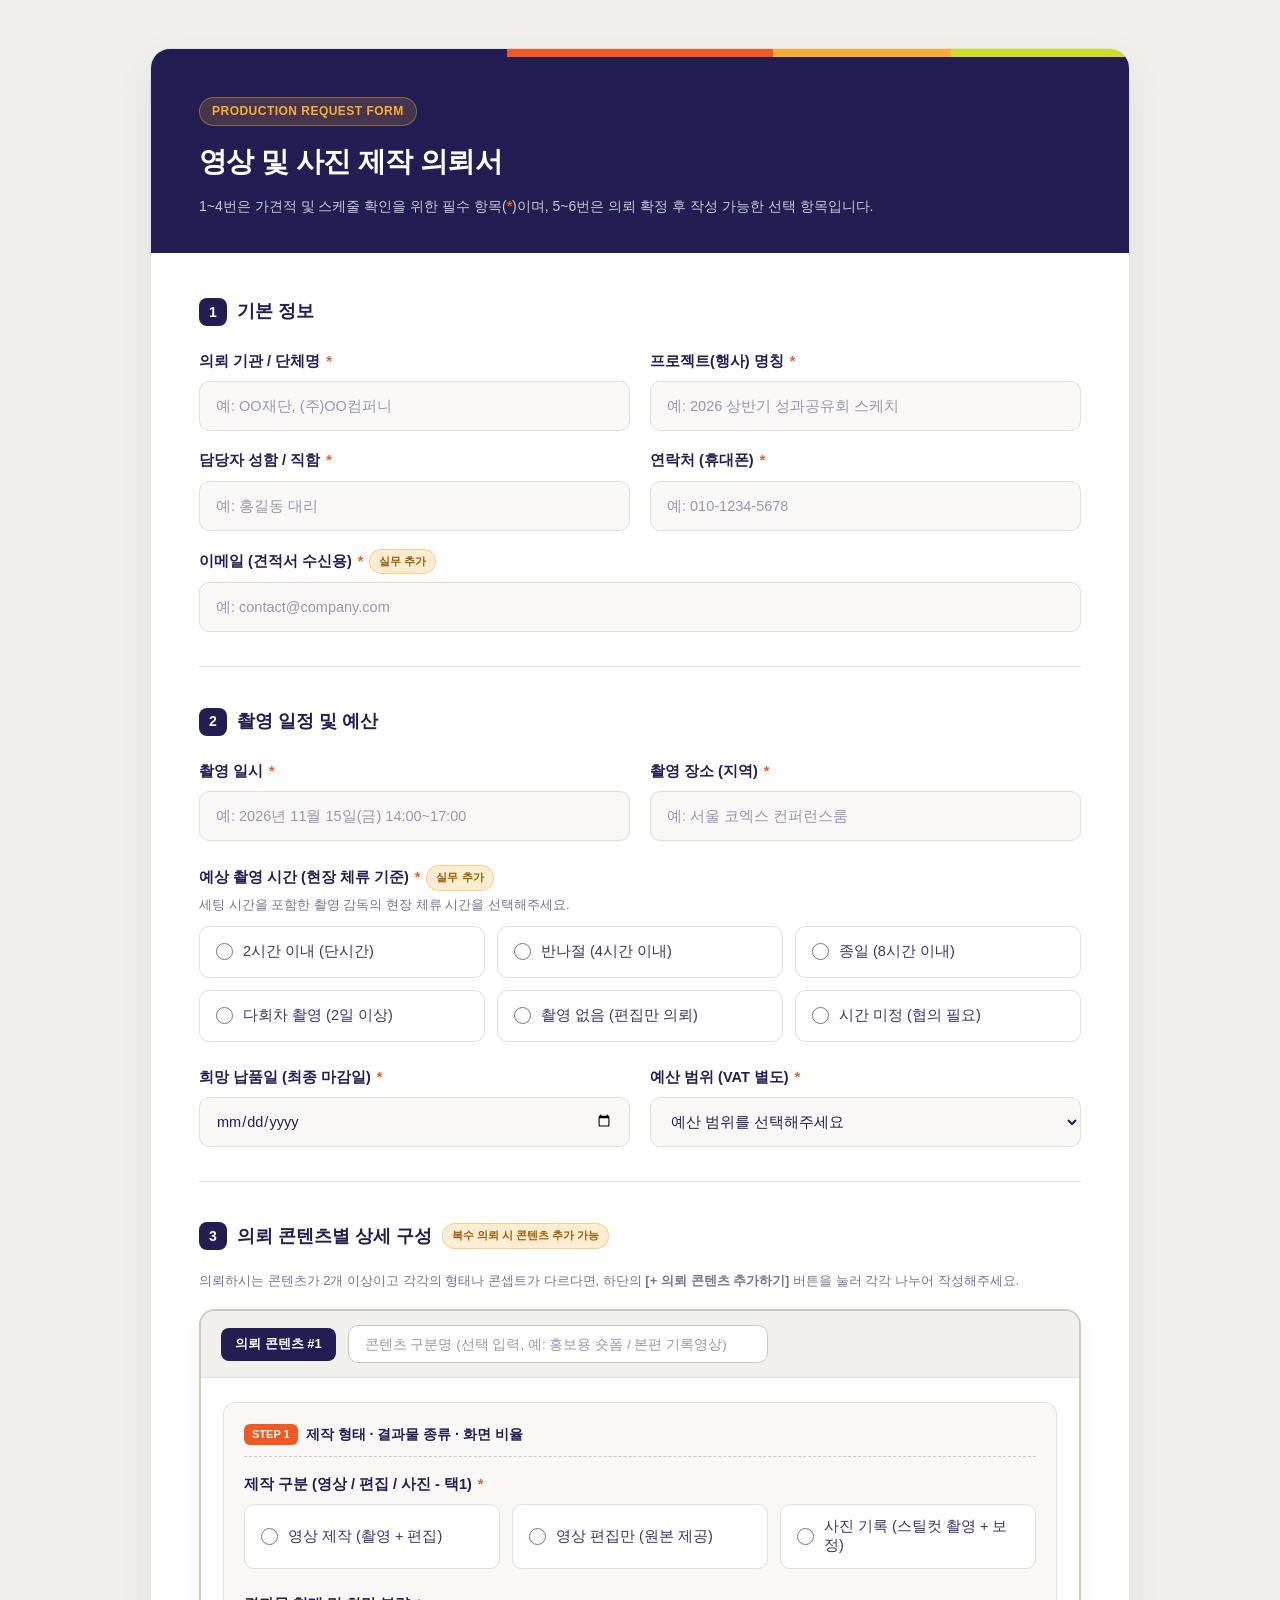
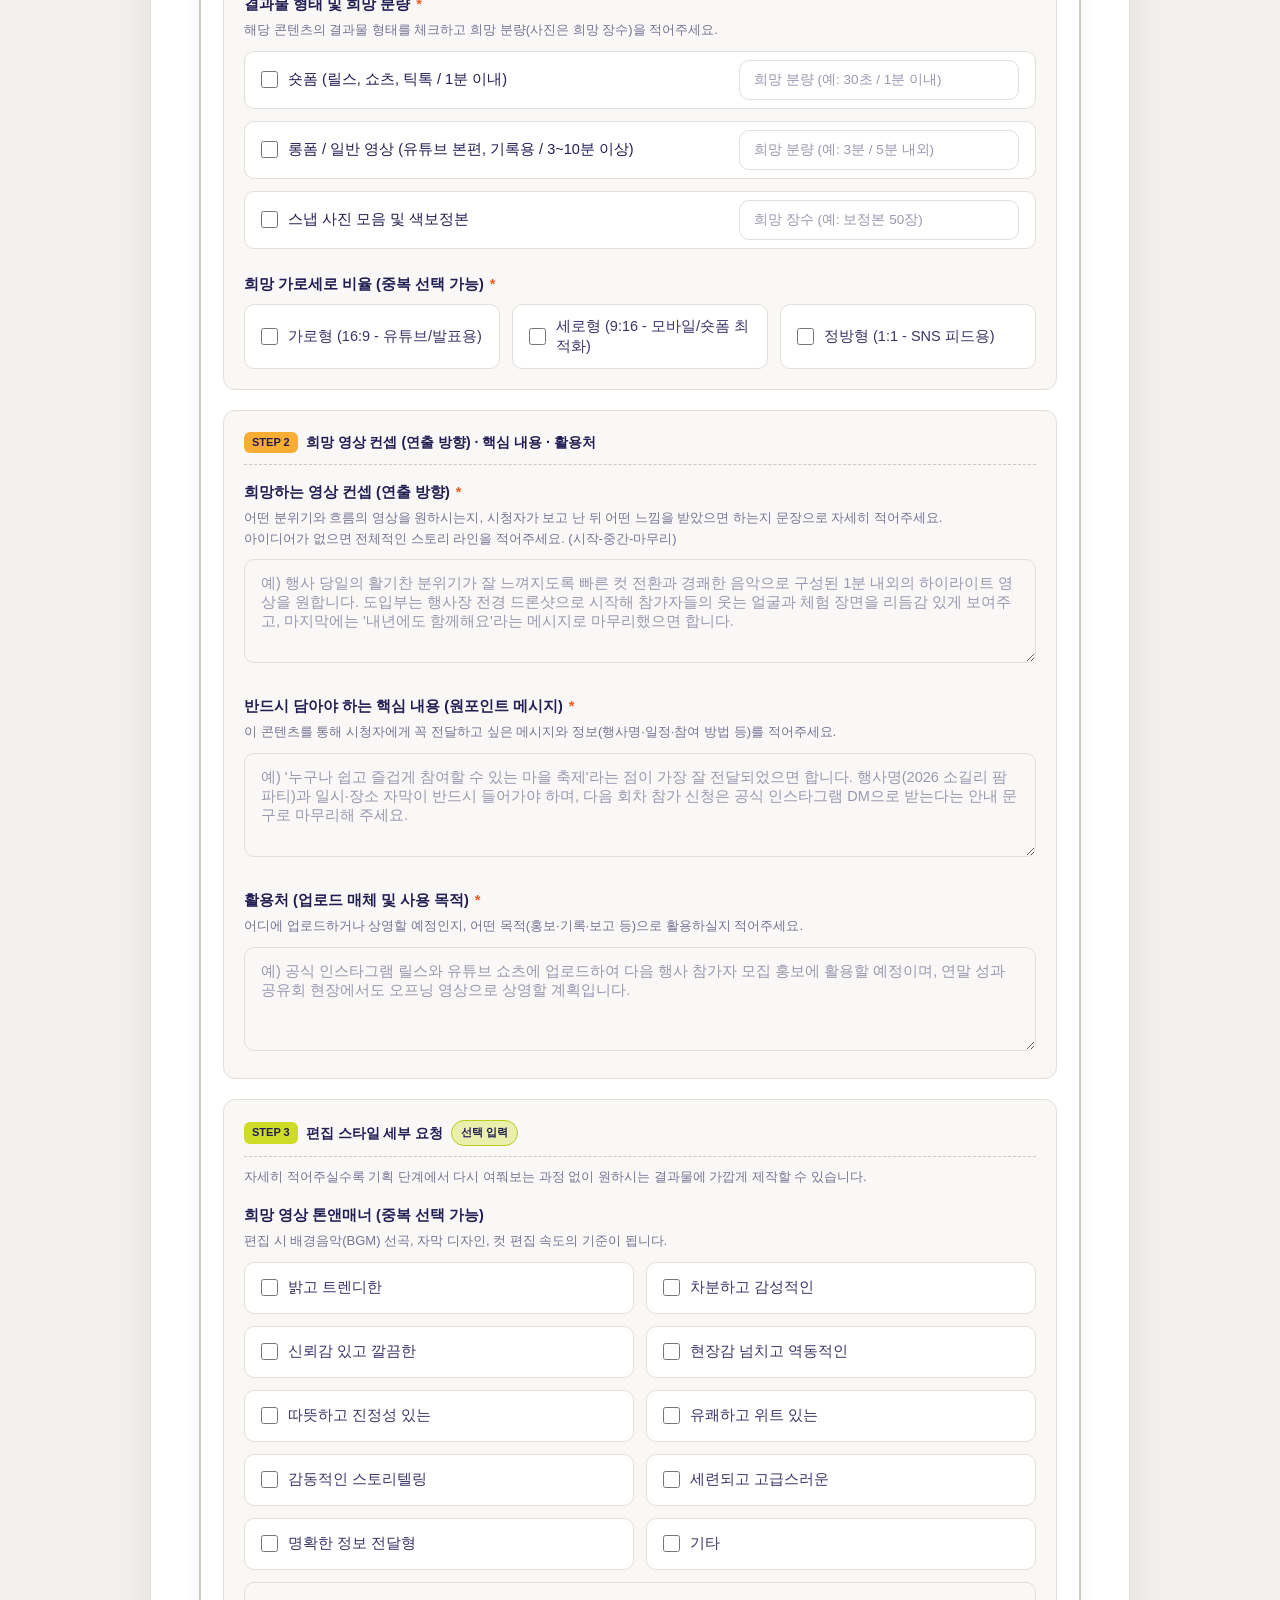
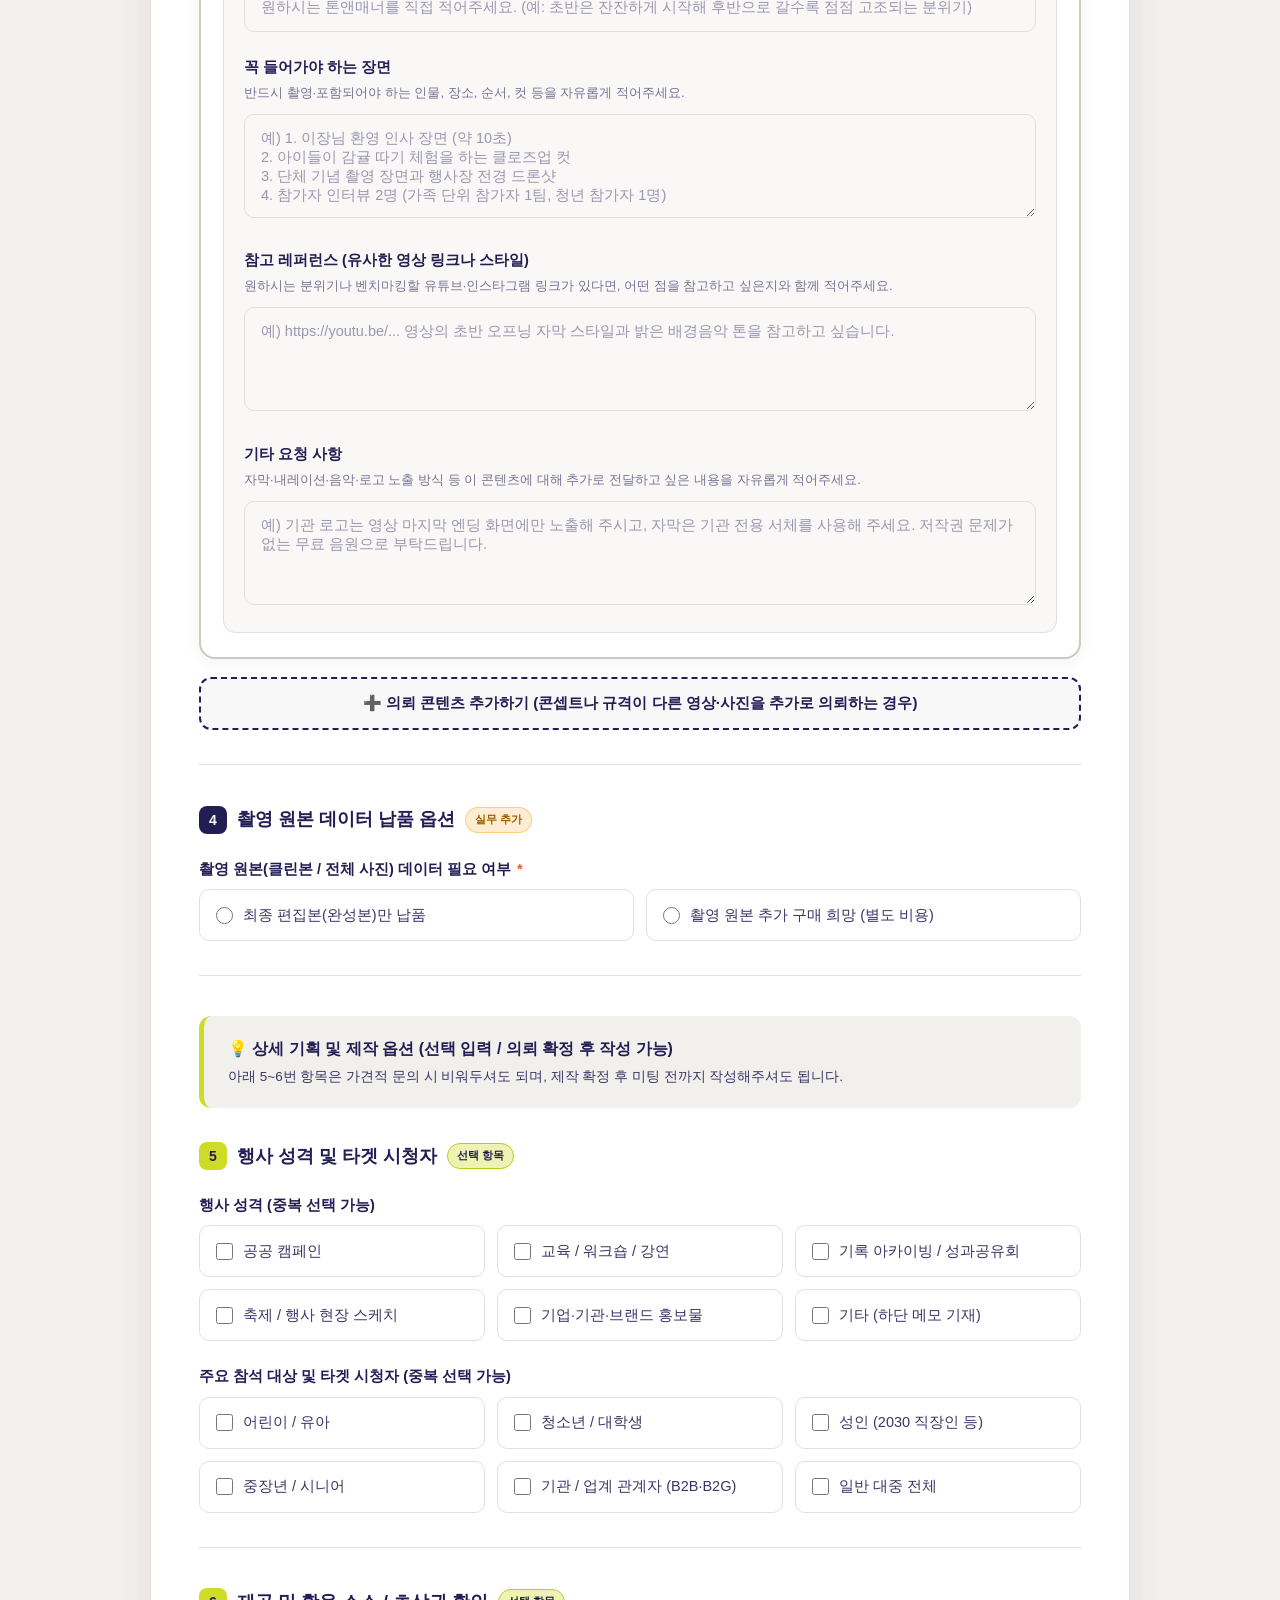
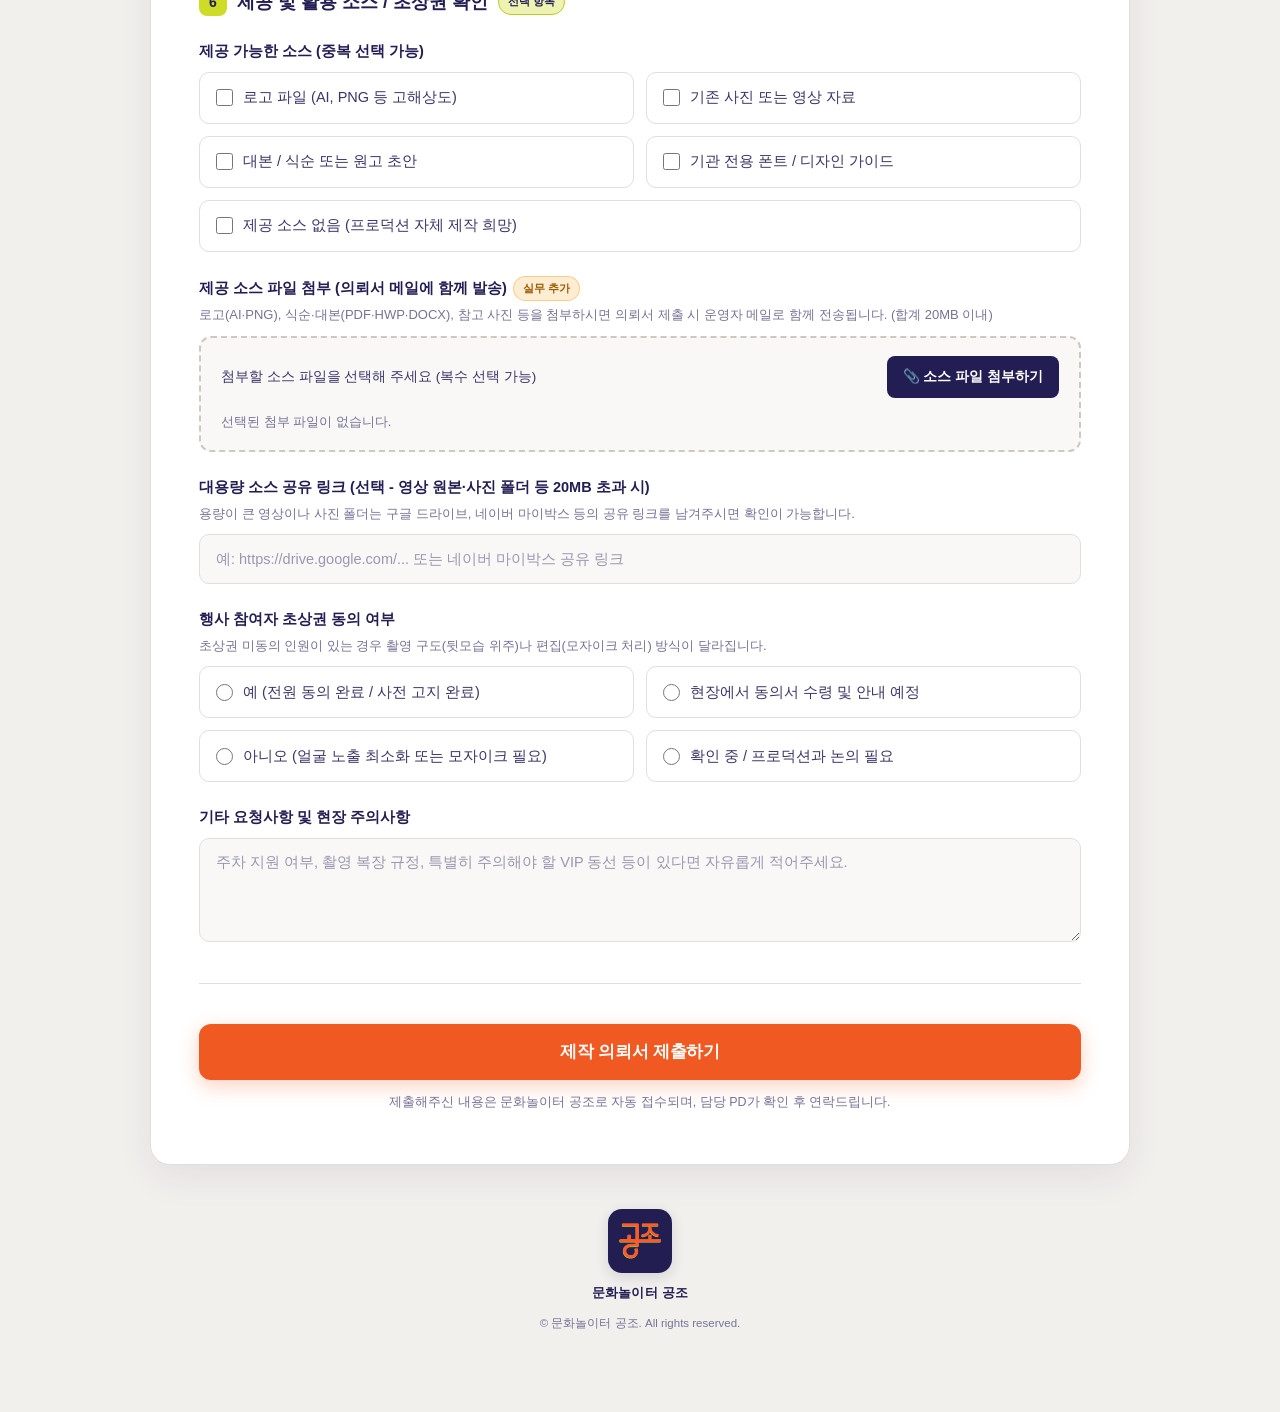
<file: index.html>
<!DOCTYPE html>
<html lang="ko">
<head>
  <meta charset="UTF-8" />
  <meta name="viewport" content="width=device-width, initial-scale=1.0" />
  <title>영상 및 사진 제작 의뢰서</title>
  <style>
    :root {
      /* Brand Color Palette */
      --brand-bg: #F2F0ED;       /* Warm Off-White */
      --brand-amber: #FAAD34;    /* Golden Amber */
      --brand-lime: #CEDC28;     /* Chartreuse Lime */
      --brand-orange: #F05A22;   /* Vibrant Orange */
      --brand-navy: #221E53;     /* Deep Indigo Navy */

      /* UI Semantic Tokens */
      --card-bg: #FFFFFF;
      --surface-warm: #F9F8F6;
      --text-main: #221E53;
      --text-body: #3A3668;
      --text-muted: #767396;
      --border: #E2DFDA;
      --border-strong: #CEC9C0;
    }

    * {
      box-sizing: border-box;
      margin: 0;
      padding: 0;
    }

    body {
      font-family: -apple-system, BlinkMacSystemFont, "Pretendard", "Noto Sans KR", "Segoe UI", Roboto, sans-serif;
      background-color: var(--brand-bg);
      color: var(--text-main);
      line-height: 1.6;
      padding: 48px 16px 64px;
    }

    .container {
      max-width: 980px;
      margin: 0 auto;
      background: var(--card-bg);
      border-radius: 20px;
      box-shadow: 0 12px 36px rgba(34, 30, 83, 0.08);
      overflow: hidden;
      border: 1px solid var(--border);
    }

    /* Brand Color Bar at Top */
    .brand-bar {
      display: grid;
      grid-template-columns: 2fr 1.5fr 1fr 1fr;
      height: 8px;
    }
    .brand-bar span:nth-child(1) { background-color: var(--brand-navy); }
    .brand-bar span:nth-child(2) { background-color: var(--brand-orange); }
    .brand-bar span:nth-child(3) { background-color: var(--brand-amber); }
    .brand-bar span:nth-child(4) { background-color: var(--brand-lime); }

    /* Header */
    .header {
      background-color: var(--brand-navy);
      color: #FFFFFF;
      padding: 40px 48px 36px;
      position: relative;
    }

    .header-tag {
      display: inline-flex;
      align-items: center;
      gap: 6px;
      background-color: rgba(250, 173, 52, 0.16);
      color: var(--brand-amber);
      border: 1px solid rgba(250, 173, 52, 0.4);
      font-size: 12px;
      font-weight: 700;
      letter-spacing: 0.04em;
      padding: 4px 12px;
      border-radius: 999px;
      margin-bottom: 14px;
    }

    .header h1 {
      font-size: 28px;
      font-weight: 800;
      letter-spacing: -0.02em;
      margin-bottom: 10px;
      color: #FFFFFF;
    }

    .header p {
      color: rgba(242, 240, 237, 0.82);
      font-size: 14px;
    }

    .header p .req-dot {
      color: var(--brand-orange);
      font-weight: 800;
    }

    form {
      padding: 44px 48px 52px;
    }

    /* Sections */
    .section {
      margin-bottom: 40px;
      padding-bottom: 34px;
      border-bottom: 1px solid var(--border);
    }

    .section:last-of-type {
      border-bottom: none;
      margin-bottom: 28px;
    }

    .section-title {
      font-size: 18px;
      font-weight: 800;
      color: var(--brand-navy);
      margin-bottom: 24px;
      display: flex;
      align-items: center;
      flex-wrap: wrap;
      gap: 10px;
    }

    .sec-num {
      display: inline-flex;
      align-items: center;
      justify-content: center;
      width: 28px;
      height: 28px;
      border-radius: 8px;
      background-color: var(--brand-navy);
      color: #FFFFFF;
      font-size: 14px;
      font-weight: 800;
    }

    .sec-num.opt {
      background-color: var(--brand-lime);
      color: var(--brand-navy);
    }

    .badge-new {
      font-size: 11px;
      font-weight: 700;
      padding: 3px 9px;
      border-radius: 999px;
      background-color: rgba(250, 173, 52, 0.22);
      color: #9A5B00;
      border: 1px solid rgba(250, 173, 52, 0.5);
    }

    .badge-opt {
      font-size: 11px;
      font-weight: 700;
      padding: 3px 9px;
      border-radius: 999px;
      background-color: rgba(206, 220, 40, 0.35);
      color: var(--brand-navy);
      border: 1px solid #BDCB1E;
    }

    /* Phase 2 Banner (Sections 5-7) */
    .phase-banner {
      background-color: var(--brand-bg);
      border-left: 5px solid var(--brand-lime);
      border-radius: 12px;
      padding: 20px 24px;
      margin: 40px 0 34px;
    }

    .phase-banner h2 {
      font-size: 16px;
      font-weight: 800;
      color: var(--brand-navy);
      margin-bottom: 4px;
      display: flex;
      align-items: center;
      gap: 8px;
    }

    .phase-banner p {
      font-size: 13.5px;
      color: var(--text-body);
    }

    /* Form Controls */
    .form-grid {
      display: grid;
      grid-template-columns: repeat(2, minmax(0, 1fr));
      gap: 18px 20px;
    }

    .form-grid .form-group {
      margin-bottom: 0;
    }

    .form-group {
      margin-bottom: 24px;
    }

    .form-group:last-child {
      margin-bottom: 0;
    }

    .form-group.full {
      grid-column: 1 / -1;
    }

    label.field-label {
      display: flex;
      align-items: center;
      gap: 6px;
      font-size: 14.5px;
      font-weight: 700;
      color: var(--brand-navy);
      margin-bottom: 8px;
    }

    .req {
      color: var(--brand-orange);
      font-weight: 800;
    }

    .helper-text {
      font-size: 13px;
      color: var(--text-muted);
      margin-top: -4px;
      margin-bottom: 10px;
    }

    input[type="text"],
    input[type="tel"],
    input[type="email"],
    input[type="date"],
    input[type="number"],
    input[type="url"],
    select {
      width: 100%;
      height: 50px;
      padding: 0 16px;
      border: 1.5px solid var(--border);
      border-radius: 10px;
      font-size: 14.5px;
      font-family: inherit;
      color: var(--brand-navy);
      background: var(--surface-warm);
      transition: all 0.15s ease;
    }

    textarea {
      width: 100%;
      min-height: 104px;
      padding: 14px 16px;
      border: 1.5px solid var(--border);
      border-radius: 10px;
      font-size: 14.5px;
      font-family: inherit;
      color: var(--brand-navy);
      background: var(--surface-warm);
      resize: vertical;
      transition: all 0.15s ease;
    }

    input::placeholder,
    textarea::placeholder {
      color: #9A97B0;
    }

    input:focus,
    select:focus,
    textarea:focus {
      outline: none;
      background: #FFFFFF;
      border-color: var(--brand-orange);
      box-shadow: 0 0 0 3px rgba(240, 90, 34, 0.14);
    }

    /* Standardized Option Cards (Radio & Checkbox) */
    .options-grid {
      display: grid;
      grid-template-columns: repeat(3, minmax(0, 1fr));
      gap: 12px;
    }

    .options-grid.cols-2 {
      grid-template-columns: repeat(2, minmax(0, 1fr));
    }

    .options-grid.cols-3 {
      grid-template-columns: repeat(3, minmax(0, 1fr));
    }

    .option-card {
      display: flex;
      align-items: center;
      gap: 10px;
      min-height: 52px;
      padding: 12px 16px;
      border: 1.5px solid var(--border);
      border-radius: 10px;
      background-color: #FFFFFF;
      cursor: pointer;
      font-size: 14.5px;
      line-height: 1.35;
      color: var(--text-body);
      transition: all 0.15s ease;
    }

    .option-card.span-full {
      grid-column: 1 / -1;
    }

    .option-card:hover {
      background-color: var(--surface-warm);
      border-color: var(--brand-amber);
    }

    .option-card input {
      flex-shrink: 0;
      margin: 0;
      accent-color: var(--brand-orange);
      width: 17px;
      height: 17px;
    }

    .option-card:has(input:checked) {
      background-color: rgba(250, 173, 52, 0.08);
      border-color: var(--brand-orange);
      color: var(--brand-navy);
      font-weight: 700;
      box-shadow: 0 2px 8px rgba(240, 90, 34, 0.08);
    }

    /* Deliverable Inline Rows */
    .inline-input-row {
      display: grid;
      grid-template-columns: 1fr 280px;
      align-items: center;
      gap: 16px;
      min-height: 58px;
      padding: 8px 16px;
      border: 1.5px solid var(--border);
      border-radius: 10px;
      margin-bottom: 12px;
      background-color: #FFFFFF;
      transition: all 0.15s ease;
    }

    .inline-input-row:last-child {
      margin-bottom: 0;
    }

    .inline-input-row:has(input[type="checkbox"]:checked) {
      border-color: var(--brand-orange);
      background-color: rgba(250, 173, 52, 0.08);
    }

    .inline-input-row label {
      display: flex;
      align-items: center;
      gap: 10px;
      font-size: 14.5px;
      color: var(--brand-navy);
      font-weight: 500;
      cursor: pointer;
    }

    .inline-input-row input[type="checkbox"] {
      flex-shrink: 0;
      accent-color: var(--brand-orange);
      width: 17px;
      height: 17px;
    }

    .inline-input-row input[type="text"] {
      width: 100%;
      height: 40px;
      padding: 0 14px;
      font-size: 13.5px;
      background-color: #FFFFFF;
    }

    /* Submit CTA & Secondary Action Buttons */
    .submit-area {
      margin-top: 16px;
      display: flex;
      flex-direction: column;
      gap: 12px;
    }

    .submit-btn {
      width: 100%;
      padding: 17px 24px;
      background-color: var(--brand-orange);
      color: #FFFFFF;
      border: none;
      border-radius: 12px;
      font-size: 16.5px;
      font-weight: 800;
      letter-spacing: -0.01em;
      cursor: pointer;
      transition: background-color 0.18s ease, transform 0.1s ease, box-shadow 0.18s ease;
      box-shadow: 0 6px 20px rgba(240, 90, 34, 0.28);
    }

    .submit-btn:hover {
      background-color: var(--brand-navy);
      box-shadow: 0 6px 20px rgba(34, 30, 83, 0.25);
    }

    .submit-btn:disabled {
      opacity: 0.65;
      cursor: wait;
    }

    .secondary-actions {
      display: grid;
      grid-template-columns: 1fr 1fr;
      gap: 12px;
    }

    .sec-btn {
      padding: 13px 18px;
      background-color: var(--surface-warm);
      color: var(--brand-navy);
      border: 1.5px solid var(--border-strong);
      border-radius: 10px;
      font-size: 14px;
      font-weight: 700;
      cursor: pointer;
      display: inline-flex;
      align-items: center;
      justify-content: center;
      gap: 8px;
      transition: all 0.15s ease;
    }

    .sec-btn:hover {
      background-color: #FFFFFF;
      border-color: var(--brand-navy);
    }

    /* Operator Original View Banner */
    .admin-view-bar {
      display: none;
      max-width: 980px;
      margin: 0 auto 18px;
      background-color: var(--brand-navy);
      color: #FFFFFF;
      padding: 16px 24px;
      border-radius: 14px;
      border-left: 6px solid var(--brand-lime);
      box-shadow: 0 8px 24px rgba(34, 30, 83, 0.15);
      align-items: center;
      justify-content: space-between;
      flex-wrap: wrap;
      gap: 12px;
    }

    .admin-view-bar.active {
      display: flex;
    }

    .admin-view-info {
      display: flex;
      flex-direction: column;
      gap: 2px;
    }

    .admin-view-title {
      font-size: 15px;
      font-weight: 800;
      color: var(--brand-lime);
    }

    .admin-view-sub {
      font-size: 13px;
      color: rgba(242, 240, 237, 0.85);
    }

    .admin-view-actions {
      display: flex;
      gap: 10px;
    }

    .admin-btn {
      padding: 10px 16px;
      border-radius: 8px;
      font-size: 13.5px;
      font-weight: 700;
      cursor: pointer;
      border: none;
      transition: all 0.15s ease;
    }

    .admin-btn.primary {
      background-color: var(--brand-orange);
      color: #FFFFFF;
    }

    .admin-btn.primary:hover {
      background-color: var(--brand-amber);
      color: var(--brand-navy);
    }

    .admin-btn.outline {
      background-color: rgba(255, 255, 255, 0.12);
      color: #FFFFFF;
      border: 1px solid rgba(255, 255, 255, 0.3);
    }

    /* Result / Status Modal */
    .status-modal-backdrop {
      display: none;
      position: fixed;
      inset: 0;
      background: rgba(34, 30, 83, 0.55);
      z-index: 9999;
      align-items: center;
      justify-content: center;
      padding: 20px;
    }

    .status-modal-backdrop.active {
      display: flex;
    }

    .status-modal {
      background: #FFFFFF;
      max-width: 520px;
      width: 100%;
      border-radius: 18px;
      padding: 32px 28px;
      box-shadow: 0 20px 50px rgba(34, 30, 83, 0.25);
      border-top: 6px solid var(--brand-orange);
      text-align: center;
    }

    .status-modal h3 {
      font-size: 20px;
      font-weight: 800;
      color: var(--brand-navy);
      margin-bottom: 10px;
    }

    .status-modal p {
      font-size: 14px;
      color: var(--text-body);
      margin-bottom: 20px;
      line-height: 1.6;
    }

    .status-modal-btns {
      display: flex;
      gap: 10px;
      justify-content: center;
      flex-wrap: wrap;
    }

    .footer-note {
      text-align: center;
      font-size: 12.5px;
      color: var(--text-muted);
    }

    /* Page Bottom Brand Footer */
    .page-footer {
      max-width: 980px;
      margin: 28px auto 0;
      padding: 16px 20px;
      display: flex;
      flex-direction: column;
      align-items: center;
      justify-content: center;
      gap: 10px;
      text-align: center;
    }

    .brand-logo-link {
      display: inline-flex;
      align-items: center;
      justify-content: center;
      border-radius: 14px;
      overflow: hidden;
      box-shadow: 0 4px 14px rgba(34, 30, 83, 0.14);
      transition: transform 0.15s ease, box-shadow 0.15s ease;
    }

    .brand-logo-link:hover {
      transform: translateY(-2px);
      box-shadow: 0 6px 18px rgba(34, 30, 83, 0.22);
    }

    .brand-logo-img {
      width: 64px;
      height: 64px;
      display: block;
      object-fit: cover;
    }

    .brand-footer-name {
      font-size: 13px;
      font-weight: 700;
      color: var(--brand-navy);
      letter-spacing: 0.02em;
    }

    .brand-footer-copy {
      font-size: 11.5px;
      color: var(--text-muted);
    }

    /* Multi-Content Repeatable Cards (Section 3) */
    .content-items-list {
      display: flex;
      flex-direction: column;
      gap: 24px;
    }

    .content-card {
      border: 2px solid var(--border-strong);
      border-radius: 16px;
      background-color: #FFFFFF;
      overflow: hidden;
      box-shadow: 0 4px 16px rgba(34, 30, 83, 0.05);
      transition: border-color 0.15s ease;
    }

    .content-card:focus-within {
      border-color: var(--brand-navy);
    }

    .content-card-header {
      background-color: var(--brand-bg);
      padding: 14px 20px;
      border-bottom: 1.5px solid var(--border);
      display: flex;
      align-items: center;
      justify-content: space-between;
      gap: 12px;
      flex-wrap: wrap;
    }

    .content-card-header-left {
      display: flex;
      align-items: center;
      gap: 12px;
      flex: 1;
      min-width: 260px;
    }

    .content-badge {
      display: inline-flex;
      align-items: center;
      justify-content: center;
      background-color: var(--brand-navy);
      color: #FFFFFF;
      font-size: 13px;
      font-weight: 800;
      padding: 6px 14px;
      border-radius: 8px;
      white-space: nowrap;
    }

    .content-title-input {
      height: 38px !important;
      font-size: 13.5px !important;
      background-color: #FFFFFF !important;
      border: 1.5px solid var(--border-strong) !important;
      max-width: 420px;
    }

    .remove-content-btn {
      padding: 7px 13px;
      border-radius: 8px;
      background-color: #FFFFFF;
      color: var(--brand-orange);
      border: 1.5px solid rgba(240, 90, 34, 0.4);
      font-size: 12.5px;
      font-weight: 700;
      cursor: pointer;
      transition: all 0.15s ease;
      white-space: nowrap;
    }

    .remove-content-btn:hover {
      background-color: var(--brand-orange);
      color: #FFFFFF;
      border-color: var(--brand-orange);
    }

    .content-card-body {
      padding: 24px 22px;
      display: flex;
      flex-direction: column;
      gap: 20px;
    }

    .content-step-box {
      background-color: var(--surface-warm);
      border: 1.5px solid var(--border);
      border-radius: 12px;
      padding: 20px;
    }

    .content-step-title {
      font-size: 14px;
      font-weight: 800;
      color: var(--brand-navy);
      margin-bottom: 16px;
      padding-bottom: 10px;
      border-bottom: 1px dashed var(--border-strong);
      display: flex;
      align-items: center;
      gap: 8px;
    }

    .step-pill {
      font-size: 11px;
      font-weight: 800;
      padding: 2px 8px;
      border-radius: 6px;
      background-color: var(--brand-orange);
      color: #FFFFFF;
    }

    .step-pill.concept {
      background-color: var(--brand-amber);
      color: var(--brand-navy);
    }

    .step-pill.style {
      background-color: var(--brand-lime);
      color: var(--brand-navy);
    }

    .add-content-btn {
      margin-top: 18px;
      width: 100%;
      padding: 15px 20px;
      border-radius: 12px;
      border: 2px dashed var(--brand-navy);
      background-color: rgba(34, 30, 83, 0.03);
      color: var(--brand-navy);
      font-size: 15px;
      font-weight: 800;
      cursor: pointer;
      display: flex;
      align-items: center;
      justify-content: center;
      gap: 8px;
      transition: all 0.15s ease;
    }

    .add-content-btn:hover {
      background-color: rgba(250, 173, 52, 0.15);
      border-color: var(--brand-orange);
      color: var(--brand-orange);
    }

    /* Source File Upload Box (Section 7) */
    .file-upload-box {
      border: 2px dashed var(--border-strong);
      border-radius: 12px;
      background-color: var(--surface-warm);
      padding: 18px 20px;
      display: flex;
      flex-direction: column;
      gap: 10px;
      transition: all 0.15s ease;
    }

    .file-upload-box:hover {
      border-color: var(--brand-amber);
    }

    .file-upload-top {
      display: flex;
      align-items: center;
      justify-content: space-between;
      gap: 14px;
      flex-wrap: wrap;
    }

    .file-select-btn {
      display: inline-flex;
      align-items: center;
      gap: 8px;
      padding: 10px 16px;
      border-radius: 8px;
      background-color: var(--brand-navy);
      color: #FFFFFF;
      font-size: 13.5px;
      font-weight: 700;
      cursor: pointer;
      transition: background-color 0.15s ease;
    }

    .file-select-btn:hover {
      background-color: var(--brand-orange);
    }

    .file-list {
      display: flex;
      flex-direction: column;
      gap: 8px;
      margin-top: 4px;
    }

    .file-item {
      display: flex;
      align-items: center;
      justify-content: space-between;
      gap: 10px;
      padding: 9px 14px;
      border-radius: 8px;
      background-color: #FFFFFF;
      border: 1px solid var(--border);
      font-size: 13.5px;
      color: var(--brand-navy);
      font-weight: 600;
    }

    .file-item-remove {
      background: none;
      border: none;
      color: var(--brand-orange);
      font-size: 12.5px;
      font-weight: 700;
      cursor: pointer;
      padding: 2px 6px;
    }

    @media (max-width: 768px) {
      .header {
        padding: 28px 22px;
      }
      form {
        padding: 28px 20px 36px;
      }
      .form-grid,
      .options-grid,
      .options-grid.cols-2,
      .options-grid.cols-3,
      .secondary-actions {
        grid-template-columns: 1fr;
      }
      .inline-input-row {
        grid-template-columns: 1fr;
        gap: 10px;
        padding: 12px 14px;
      }
      .content-card-header-left {
        min-width: 100%;
        flex-direction: column;
        align-items: stretch;
      }
      .content-title-input {
        max-width: 100%;
      }
    }

    /* Print / Save as PDF Mode */
    @media print {
      * {
        -webkit-print-color-adjust: exact !important;
        print-color-adjust: exact !important;
      }
      body {
        background-color: #FFFFFF !important;
        padding: 0 !important;
      }
      .container {
        max-width: 100% !important;
        box-shadow: none !important;
        border: 1px solid #CEC9C0 !important;
      }
      .no-print,
      .submit-area,
      .admin-view-bar,
      .status-modal-backdrop,
      .add-content-btn,
      .remove-content-btn {
        display: none !important;
      }
      .section,
      .form-group,
      .content-card,
      .phase-banner,
      .page-footer {
        break-inside: avoid;
      }
      .table-pdf-doc {
        max-width: 100% !important;
        margin: 0 !important;
        box-shadow: none !important;
        border: 1px solid #CEC9C0 !important;
      }
      .table-pdf-doc tr {
        break-inside: avoid;
      }
    }

    /* Table Document View Mode (Opened when clicking [PDF 저장하기] in email) */
    .table-pdf-doc {
      display: none;
      max-width: 780px;
      margin: 0 auto;
      background: #FFFFFF;
      border: 1px solid var(--border);
      border-radius: 16px;
      overflow: hidden;
      box-shadow: 0 12px 36px rgba(34, 30, 83, 0.08);
    }
    .table-pdf-doc.active {
      display: block;
    }
    .table-pdf-header {
      background: var(--brand-navy);
      color: #FFFFFF;
      padding: 28px 32px;
    }
    .table-pdf-tag {
      color: var(--brand-amber);
      font-size: 12px;
      font-weight: 800;
      letter-spacing: 0.04em;
      margin-bottom: 6px;
    }
    .table-pdf-header h2 {
      margin: 0;
      font-size: 21px;
      font-weight: 800;
      color: #FFFFFF;
      line-height: 1.4;
    }
    .table-pdf-body {
      padding: 28px 32px 34px;
      background: #FFFFFF;
    }
    .table-pdf-grid {
      width: 100%;
      border-collapse: collapse;
      font-size: 13.5px;
      border-top: 2px solid var(--brand-navy);
    }
    .table-pdf-grid th {
      text-align: left;
      vertical-align: top;
      padding: 11px 14px;
      border-bottom: 1px solid var(--border);
      background: var(--surface-warm);
      color: var(--brand-navy);
      width: 28%;
      font-weight: 700;
    }
    .table-pdf-grid td {
      padding: 11px 14px;
      border-bottom: 1px solid var(--border);
      color: var(--text-body);
      white-space: pre-line;
      line-height: 1.65;
    }
  </style>
</head>
<body>
  <!-- Operator Original View Mode Bar (Shown when opening a submitted form link) -->
  <div id="adminViewBar" class="admin-view-bar no-print">
    <div class="admin-view-info">
      <div class="admin-view-title" id="adminViewTitle">📋 의뢰자 작성 원본 열람 모드</div>
      <div class="admin-view-sub" id="adminViewSub">의뢰자가 제출한 원본 화면입니다. 우측 버튼을 눌러 A4 PDF로 저장하거나 인쇄할 수 있습니다.</div>
    </div>
    <div class="admin-view-actions">
      <button type="button" class="admin-btn outline" id="toggleEditBtn" onclick="toggleReadOnlyMode()">✏️ 내용 수정 잠금 해제</button>
      <button type="button" class="admin-btn primary" onclick="window.print()">🖨️ A4 PDF로 저장 / 인쇄하기</button>
    </div>
  </div>

  <!-- Table Summary PDF Document Container (Shown only when ?mode=table is opened from email [PDF 저장하기]) -->
  <div id="tablePdfDocContainer" class="table-pdf-doc">
    <div class="brand-bar">
      <span></span>
      <span></span>
      <span></span>
      <span></span>
    </div>
    <div class="table-pdf-header">
      <div class="table-pdf-tag">NEW PRODUCTION REQUEST</div>
      <h2 id="tablePdfTitle">[제작의뢰서]</h2>
    </div>
    <div class="table-pdf-body">
      <table class="table-pdf-grid">
        <tbody id="tablePdfTbody"></tbody>
      </table>
    </div>
  </div>

  <div class="container" id="mainFormContainer">
    <!-- Top Brand Palette Strip -->
    <div class="brand-bar">
      <span></span>
      <span></span>
      <span></span>
      <span></span>
    </div>

    <div class="header">
      <div class="header-tag">PRODUCTION REQUEST FORM</div>
      <h1>영상 및 사진 제작 의뢰서</h1>
      <p>1~4번은 가견적 및 스케줄 확인을 위한 필수 항목(<span class="req-dot">*</span>)이며, 5~6번은 의뢰 확정 후 작성 가능한 선택 항목입니다.</p>
    </div>

    <form id="productionRequestForm">
      <!-- 1. 기본 정보 -->
      <div class="section">
        <div class="section-title">
          <span class="sec-num">1</span>
          기본 정보
        </div>
        <div class="form-grid">
          <div class="form-group">
            <label class="field-label">의뢰 기관 / 단체명 <span class="req">*</span></label>
            <input type="text" name="organization" placeholder="예: OO재단, (주)OO컴퍼니" required />
          </div>
          <div class="form-group">
            <label class="field-label">프로젝트(행사) 명칭 <span class="req">*</span></label>
            <input type="text" name="projectName" placeholder="예: 2026 상반기 성과공유회 스케치" required />
          </div>
          <div class="form-group">
            <label class="field-label">담당자 성함 / 직함 <span class="req">*</span></label>
            <input type="text" name="managerName" placeholder="예: 홍길동 대리" required />
          </div>
          <div class="form-group">
            <label class="field-label">연락처 (휴대폰) <span class="req">*</span></label>
            <input type="tel" name="phone" placeholder="예: 010-1234-5678" required />
          </div>
          <div class="form-group full">
            <label class="field-label">
              이메일 (견적서 수신용) <span class="req">*</span>
              <span class="badge-new">실무 추가</span>
            </label>
            <input type="email" name="email" placeholder="예: contact@company.com" required />
          </div>
        </div>
      </div>

      <!-- 2. 일정 및 예산 -->
      <div class="section">
        <div class="section-title">
          <span class="sec-num">2</span>
          촬영 일정 및 예산
        </div>
        <div class="form-grid" style="margin-bottom: 24px;">
          <div class="form-group">
            <label class="field-label">촬영 일시 <span class="req">*</span></label>
            <input type="text" name="shootDate" placeholder="예: 2026년 11월 15일(금) 14:00~17:00" required />
          </div>
          <div class="form-group">
            <label class="field-label">촬영 장소 (지역) <span class="req">*</span></label>
            <input type="text" name="shootLocation" placeholder="예: 서울 코엑스 컨퍼런스룸" required />
          </div>
        </div>

        <div class="form-group">
          <label class="field-label">
            예상 촬영 시간 (현장 체류 기준) <span class="req">*</span>
            <span class="badge-new">실무 추가</span>
          </label>
          <p class="helper-text">세팅 시간을 포함한 촬영 감독의 현장 체류 시간을 선택해주세요.</p>
          <div class="options-grid cols-3">
            <label class="option-card">
              <input type="radio" name="shootDuration" value="2h" required />
              <span>2시간 이내 (단시간)</span>
            </label>
            <label class="option-card">
              <input type="radio" name="shootDuration" value="4h" />
              <span>반나절 (4시간 이내)</span>
            </label>
            <label class="option-card">
              <input type="radio" name="shootDuration" value="8h" />
              <span>종일 (8시간 이내)</span>
            </label>
            <label class="option-card">
              <input type="radio" name="shootDuration" value="multi" />
              <span>다회차 촬영 (2일 이상)</span>
            </label>
            <label class="option-card">
              <input type="radio" name="shootDuration" value="edit_only" />
              <span>촬영 없음 (편집만 의뢰)</span>
            </label>
            <label class="option-card">
              <input type="radio" name="shootDuration" value="undecided" />
              <span>시간 미정 (협의 필요)</span>
            </label>
          </div>
        </div>

        <div class="form-grid">
          <div class="form-group">
            <label class="field-label">희망 납품일 (최종 마감일) <span class="req">*</span></label>
            <input type="date" name="deadline" required />
          </div>
          <div class="form-group">
            <label class="field-label">예산 범위 (VAT 별도) <span class="req">*</span></label>
            <select name="budget" required>
              <option value="" disabled selected>예산 범위를 선택해주세요</option>
              <option value="under_100">100만 원 미만</option>
              <option value="100_300">100만 원 ~ 300만 원</option>
              <option value="300_500">300만 원 ~ 500만 원</option>
              <option value="500_1000">500만 원 ~ 1,000만 원</option>
              <option value="over_1000">1,000만 원 이상</option>
              <option value="proposal">예산 미정 (견적 제안 희망)</option>
            </select>
          </div>
        </div>
      </div>

      <!-- 3. 의뢰 콘텐츠별 상세 구성 (복수 추가 가능) -->
      <div class="section">
        <div class="section-title">
          <span class="sec-num">3</span>
          의뢰 콘텐츠별 상세 구성
          <span class="badge-new">복수 의뢰 시 콘텐츠 추가 가능</span>
        </div>
        <p class="helper-text" style="margin-bottom: 18px;">
          의뢰하시는 콘텐츠가 2개 이상이고 각각의 형태나 콘셉트가 다르다면, 하단의 <strong>[+ 의뢰 콘텐츠 추가하기]</strong> 버튼을 눌러 각각 나누어 작성해주세요.
        </p>

        <div id="contentItemsContainer" class="content-items-list">
          <!-- 의뢰 콘텐츠 #1 -->
          <div class="content-card" data-index="1">
            <div class="content-card-header">
              <div class="content-card-header-left">
                <span class="content-badge">의뢰 콘텐츠 #1</span>
                <input type="text" name="c1_title" data-field="title" class="content-title-input" placeholder="콘텐츠 구분명 (선택 입력, 예: 홍보용 숏폼 / 본편 기록영상)" />
              </div>
              <button type="button" class="remove-content-btn no-print" onclick="removeContentItem(this)" style="display: none;">✕ 이 콘텐츠 삭제</button>
            </div>

            <div class="content-card-body">
              <!-- STEP 1: 제작 규격 -->
              <div class="content-step-box">
                <div class="content-step-title">
                  <span class="step-pill">STEP 1</span>
                  제작 형태 · 결과물 종류 · 화면 비율
                </div>

                <div class="form-group">
                  <label class="field-label">제작 구분 (영상 / 편집 / 사진 - 택1) <span class="req">*</span></label>
                  <div class="options-grid cols-3">
                    <label class="option-card">
                      <input type="radio" name="c1_prodType" data-field="prodType" value="video_full" required />
                      <span>영상 제작 (촬영 + 편집)</span>
                    </label>
                    <label class="option-card">
                      <input type="radio" name="c1_prodType" data-field="prodType" value="video_edit_only" />
                      <span>영상 편집만 (원본 제공)</span>
                    </label>
                    <label class="option-card">
                      <input type="radio" name="c1_prodType" data-field="prodType" value="photo" />
                      <span>사진 기록 (스틸컷 촬영 + 보정)</span>
                    </label>
                  </div>
                </div>

                <div class="form-group">
                  <label class="field-label">결과물 형태 및 희망 분량 <span class="req">*</span></label>
                  <p class="helper-text">해당 콘텐츠의 결과물 형태를 체크하고 희망 분량(사진은 희망 장수)을 적어주세요.</p>
                  <div class="inline-input-row">
                    <label>
                      <input type="checkbox" name="c1_deliverable" data-field="deliverable" value="shortform" />
                      <span>숏폼 (릴스, 쇼츠, 틱톡 / 1분 이내)</span>
                    </label>
                    <input type="text" name="c1_shortformCount" data-field="shortformCount" placeholder="희망 분량 (예: 30초 / 1분 이내)" />
                  </div>
                  <div class="inline-input-row">
                    <label>
                      <input type="checkbox" name="c1_deliverable" data-field="deliverable" value="longform" />
                      <span>롱폼 / 일반 영상 (유튜브 본편, 기록용 / 3~10분 이상)</span>
                    </label>
                    <input type="text" name="c1_longformCount" data-field="longformCount" placeholder="희망 분량 (예: 3분 / 5분 내외)" />
                  </div>
                  <div class="inline-input-row">
                    <label>
                      <input type="checkbox" name="c1_deliverable" data-field="deliverable" value="photo_snap" />
                      <span>스냅 사진 모음 및 색보정본</span>
                    </label>
                    <input type="text" name="c1_photoCount" data-field="photoCount" placeholder="희망 장수 (예: 보정본 50장)" />
                  </div>
                </div>

                <div class="form-group">
                  <label class="field-label">희망 가로세로 비율 (중복 선택 가능) <span class="req">*</span></label>
                  <div class="options-grid cols-3">
                    <label class="option-card">
                      <input type="checkbox" name="c1_aspectRatio" data-field="aspectRatio" value="16:9" />
                      <span>가로형 (16:9 - 유튜브/발표용)</span>
                    </label>
                    <label class="option-card">
                      <input type="checkbox" name="c1_aspectRatio" data-field="aspectRatio" value="9:16" />
                      <span>세로형 (9:16 - 모바일/숏폼 최적화)</span>
                    </label>
                    <label class="option-card">
                      <input type="checkbox" name="c1_aspectRatio" data-field="aspectRatio" value="1:1" />
                      <span>정방형 (1:1 - SNS 피드용)</span>
                    </label>
                  </div>
                </div>
              </div>

              <!-- STEP 2: 콘셉트 및 기획 방향 -->
              <div class="content-step-box">
                <div class="content-step-title">
                  <span class="step-pill concept">STEP 2</span>
                  희망 영상 컨셉 (연출 방향) · 핵심 내용 · 활용처
                </div>

                <div class="form-group">
                  <label class="field-label">희망하는 영상 컨셉 (연출 방향) <span class="req">*</span></label>
                  <p class="helper-text">
                    어떤 분위기와 흐름의 영상을 원하시는지, 시청자가 보고 난 뒤 어떤 느낌을 받았으면 하는지 문장으로 자세히 적어주세요.<br />
                    아이디어가 없으면 전체적인 스토리 라인을 적어주세요. (시작-중간-마무리)
                  </p>
                  <textarea name="c1_direction" data-field="direction" rows="4" placeholder="예) 행사 당일의 활기찬 분위기가 잘 느껴지도록 빠른 컷 전환과 경쾌한 음악으로 구성된 1분 내외의 하이라이트 영상을 원합니다. 도입부는 행사장 전경 드론샷으로 시작해 참가자들의 웃는 얼굴과 체험 장면을 리듬감 있게 보여주고, 마지막에는 '내년에도 함께해요'라는 메시지로 마무리했으면 합니다." required></textarea>
                </div>

                <div class="form-group">
                  <label class="field-label">반드시 담아야 하는 핵심 내용 (원포인트 메시지) <span class="req">*</span></label>
                  <p class="helper-text">이 콘텐츠를 통해 시청자에게 꼭 전달하고 싶은 메시지와 정보(행사명·일정·참여 방법 등)를 적어주세요.</p>
                  <textarea name="c1_keyMessage" data-field="keyMessage" rows="4" placeholder="예) '누구나 쉽고 즐겁게 참여할 수 있는 마을 축제'라는 점이 가장 잘 전달되었으면 합니다. 행사명(2026 소길리 팜파티)과 일시·장소 자막이 반드시 들어가야 하며, 다음 회차 참가 신청은 공식 인스타그램 DM으로 받는다는 안내 문구로 마무리해 주세요." required></textarea>
                </div>

                <div class="form-group">
                  <label class="field-label">활용처 (업로드 매체 및 사용 목적) <span class="req">*</span></label>
                  <p class="helper-text">어디에 업로드하거나 상영할 예정인지, 어떤 목적(홍보·기록·보고 등)으로 활용하실지 적어주세요.</p>
                  <textarea name="c1_usage" data-field="usage" rows="3" placeholder="예) 공식 인스타그램 릴스와 유튜브 쇼츠에 업로드하여 다음 행사 참가자 모집 홍보에 활용할 예정이며, 연말 성과공유회 현장에서도 오프닝 영상으로 상영할 계획입니다." required></textarea>
                </div>
              </div>

              <!-- STEP 3: 편집 스타일 세부 요청 -->
              <div class="content-step-box">
                <div class="content-step-title">
                  <span class="step-pill style">STEP 3</span>
                  편집 스타일 세부 요청
                  <span class="badge-opt">선택 입력</span>
                </div>
                <p class="helper-text" style="margin-top: -6px; margin-bottom: 16px;">자세히 적어주실수록 기획 단계에서 다시 여쭤보는 과정 없이 원하시는 결과물에 가깝게 제작할 수 있습니다.</p>

                <div class="form-group">
                  <label class="field-label">희망 영상 톤앤매너 (중복 선택 가능)</label>
                  <p class="helper-text">편집 시 배경음악(BGM) 선곡, 자막 디자인, 컷 편집 속도의 기준이 됩니다.</p>
                  <div class="options-grid cols-2">
                    <label class="option-card">
                      <input type="checkbox" name="c1_tone" data-field="tone" value="trendy" />
                      <span>밝고 트렌디한</span>
                    </label>
                    <label class="option-card">
                      <input type="checkbox" name="c1_tone" data-field="tone" value="cinematic" />
                      <span>차분하고 감성적인</span>
                    </label>
                    <label class="option-card">
                      <input type="checkbox" name="c1_tone" data-field="tone" value="trustworthy" />
                      <span>신뢰감 있고 깔끔한</span>
                    </label>
                    <label class="option-card">
                      <input type="checkbox" name="c1_tone" data-field="tone" value="dynamic" />
                      <span>현장감 넘치고 역동적인</span>
                    </label>
                    <label class="option-card">
                      <input type="checkbox" name="c1_tone" data-field="tone" value="warm" />
                      <span>따뜻하고 진정성 있는</span>
                    </label>
                    <label class="option-card">
                      <input type="checkbox" name="c1_tone" data-field="tone" value="fun" />
                      <span>유쾌하고 위트 있는</span>
                    </label>
                    <label class="option-card">
                      <input type="checkbox" name="c1_tone" data-field="tone" value="touching" />
                      <span>감동적인 스토리텔링</span>
                    </label>
                    <label class="option-card">
                      <input type="checkbox" name="c1_tone" data-field="tone" value="premium" />
                      <span>세련되고 고급스러운</span>
                    </label>
                    <label class="option-card">
                      <input type="checkbox" name="c1_tone" data-field="tone" value="info" />
                      <span>명확한 정보 전달형</span>
                    </label>
                    <label class="option-card">
                      <input type="checkbox" name="c1_tone" data-field="tone" value="other" />
                      <span>기타</span>
                    </label>
                  </div>
                  <input type="text" name="c1_toneOther" data-field="toneOther" style="margin-top: 12px;" placeholder="원하시는 톤앤매너를 직접 적어주세요. (예: 초반은 잔잔하게 시작해 후반으로 갈수록 점점 고조되는 분위기)" />
                </div>

                <div class="form-group">
                  <label class="field-label">꼭 들어가야 하는 장면</label>
                  <p class="helper-text">반드시 촬영·포함되어야 하는 인물, 장소, 순서, 컷 등을 자유롭게 적어주세요.</p>
                  <textarea name="c1_mustScenes" data-field="mustScenes" rows="4" placeholder="예) 1. 이장님 환영 인사 장면 (약 10초)&#10;2. 아이들이 감귤 따기 체험을 하는 클로즈업 컷&#10;3. 단체 기념 촬영 장면과 행사장 전경 드론샷&#10;4. 참가자 인터뷰 2명 (가족 단위 참가자 1팀, 청년 참가자 1명)"></textarea>
                </div>

                <div class="form-group">
                  <label class="field-label">참고 레퍼런스 (유사한 영상 링크나 스타일)</label>
                  <p class="helper-text">원하시는 분위기나 벤치마킹할 유튜브·인스타그램 링크가 있다면, 어떤 점을 참고하고 싶은지와 함께 적어주세요.</p>
                  <textarea name="c1_reference" data-field="reference" rows="3" placeholder="예) https://youtu.be/... 영상의 초반 오프닝 자막 스타일과 밝은 배경음악 톤을 참고하고 싶습니다."></textarea>
                </div>

                <div class="form-group">
                  <label class="field-label">기타 요청 사항</label>
                  <p class="helper-text">자막·내레이션·음악·로고 노출 방식 등 이 콘텐츠에 대해 추가로 전달하고 싶은 내용을 자유롭게 적어주세요.</p>
                  <textarea name="c1_cardNotes" data-field="cardNotes" rows="3" placeholder="예) 기관 로고는 영상 마지막 엔딩 화면에만 노출해 주시고, 자막은 기관 전용 서체를 사용해 주세요. 저작권 문제가 없는 무료 음원으로 부탁드립니다."></textarea>
                </div>
              </div>
            </div>
          </div>
        </div>

        <button type="button" id="addContentBtn" class="add-content-btn no-print" onclick="addContentItem()">
          ➕ 의뢰 콘텐츠 추가하기 (콘셉트나 규격이 다른 영상·사진을 추가로 의뢰하는 경우)
        </button>
      </div>

      <!-- 4. 촬영 원본 데이터 납품 옵션 -->
      <div class="section">
        <div class="section-title">
          <span class="sec-num">4</span>
          촬영 원본 데이터 납품 옵션
          <span class="badge-new">실무 추가</span>
        </div>

        <div class="form-group">
          <label class="field-label">촬영 원본(클린본 / 전체 사진) 데이터 필요 여부 <span class="req">*</span></label>
          <div class="options-grid cols-2">
            <label class="option-card">
              <input type="radio" name="rawData" value="final_only" required />
              <span>최종 편집본(완성본)만 납품</span>
            </label>
            <label class="option-card">
              <input type="radio" name="rawData" value="raw_needed" />
              <span>촬영 원본 추가 구매 희망 (별도 비용)</span>
            </label>
          </div>
        </div>
      </div>

      <!-- 선택 옵션 구분 배너 (5번 이후) -->
      <div class="phase-banner">
        <h2>💡 상세 기획 및 제작 옵션 (선택 입력 / 의뢰 확정 후 작성 가능)</h2>
        <p>아래 5~6번 항목은 가견적 문의 시 비워두셔도 되며, 제작 확정 후 미팅 전까지 작성해주셔도 됩니다.</p>
      </div>

      <!-- 5. 행사 성격 및 타겟 시청자 (선택) -->
      <div class="section">
        <div class="section-title">
          <span class="sec-num opt">5</span>
          행사 성격 및 타겟 시청자
          <span class="badge-opt">선택 항목</span>
        </div>

        <div class="form-group">
          <label class="field-label">행사 성격 (중복 선택 가능)</label>
          <div class="options-grid cols-3">
            <label class="option-card">
              <input type="checkbox" name="eventType" value="campaign" />
              <span>공공 캠페인</span>
            </label>
            <label class="option-card">
              <input type="checkbox" name="eventType" value="education" />
              <span>교육 / 워크숍 / 강연</span>
            </label>
            <label class="option-card">
              <input type="checkbox" name="eventType" value="archive" />
              <span>기록 아카이빙 / 성과공유회</span>
            </label>
            <label class="option-card">
              <input type="checkbox" name="eventType" value="festival" />
              <span>축제 / 행사 현장 스케치</span>
            </label>
            <label class="option-card">
              <input type="checkbox" name="eventType" value="promo" />
              <span>기업·기관·브랜드 홍보물</span>
            </label>
            <label class="option-card">
              <input type="checkbox" name="eventType" value="other" />
              <span>기타 (하단 메모 기재)</span>
            </label>
          </div>
        </div>

        <div class="form-group">
          <label class="field-label">주요 참석 대상 및 타겟 시청자 (중복 선택 가능)</label>
          <div class="options-grid cols-3">
            <label class="option-card">
              <input type="checkbox" name="targetAudience" value="kids" />
              <span>어린이 / 유아</span>
            </label>
            <label class="option-card">
              <input type="checkbox" name="targetAudience" value="youth" />
              <span>청소년 / 대학생</span>
            </label>
            <label class="option-card">
              <input type="checkbox" name="targetAudience" value="adults" />
              <span>성인 (2030 직장인 등)</span>
            </label>
            <label class="option-card">
              <input type="checkbox" name="targetAudience" value="senior" />
              <span>중장년 / 시니어</span>
            </label>
            <label class="option-card">
              <input type="checkbox" name="targetAudience" value="b2b" />
              <span>기관 / 업계 관계자 (B2B·B2G)</span>
            </label>
            <label class="option-card">
              <input type="checkbox" name="targetAudience" value="public" />
              <span>일반 대중 전체</span>
            </label>
          </div>
        </div>
      </div>

      <!-- 6. 제공 소스 및 초상권·저작권 확인 (선택) -->
      <div class="section">
        <div class="section-title">
          <span class="sec-num opt">6</span>
          제공 및 활용 소스 / 초상권 확인
          <span class="badge-opt">선택 항목</span>
        </div>

        <div class="form-group">
          <label class="field-label">제공 가능한 소스 (중복 선택 가능)</label>
          <div class="options-grid cols-2">
            <label class="option-card">
              <input type="checkbox" name="providedAssets" value="logo" />
              <span>로고 파일 (AI, PNG 등 고해상도)</span>
            </label>
            <label class="option-card">
              <input type="checkbox" name="providedAssets" value="past_media" />
              <span>기존 사진 또는 영상 자료</span>
            </label>
            <label class="option-card">
              <input type="checkbox" name="providedAssets" value="script" />
              <span>대본 / 식순 또는 원고 초안</span>
            </label>
            <label class="option-card">
              <input type="checkbox" name="providedAssets" value="guideline" />
              <span>기관 전용 폰트 / 디자인 가이드</span>
            </label>
            <label class="option-card span-full">
              <input type="checkbox" name="providedAssets" value="none" />
              <span>제공 소스 없음 (프로덕션 자체 제작 희망)</span>
            </label>
          </div>
        </div>

        <div class="form-group">
          <label class="field-label">
            제공 소스 파일 첨부 (의뢰서 메일에 함께 발송)
            <span class="badge-new">실무 추가</span>
          </label>
          <p class="helper-text">로고(AI·PNG), 식순·대본(PDF·HWP·DOCX), 참고 사진 등을 첨부하시면 의뢰서 제출 시 운영자 메일로 함께 전송됩니다. (합계 20MB 이내)</p>
          <div class="file-upload-box">
            <div class="file-upload-top no-print" id="fileUploadControls">
              <span style="font-size: 13.5px; color: var(--text-body);">첨부할 소스 파일을 선택해 주세요 (복수 선택 가능)</span>
              <label class="file-select-btn">
                📎 소스 파일 첨부하기
                <input type="file" id="sourceFilesInput" multiple style="display: none;" onchange="handleSourceFiles(this.files)" />
              </label>
            </div>
            <div id="attachedFilesList" class="file-list">
              <div style="font-size: 13px; color: var(--text-muted);">선택된 첨부 파일이 없습니다.</div>
            </div>
          </div>
        </div>

        <div class="form-group">
          <label class="field-label">대용량 소스 공유 링크 (선택 - 영상 원본·사진 폴더 등 20MB 초과 시)</label>
          <p class="helper-text">용량이 큰 영상이나 사진 폴더는 구글 드라이브, 네이버 마이박스 등의 공유 링크를 남겨주시면 확인이 가능합니다.</p>
          <input type="text" name="sourceLink" placeholder="예: https://drive.google.com/... 또는 네이버 마이박스 공유 링크" />
        </div>

        <div class="form-group">
          <label class="field-label">행사 참여자 초상권 동의 여부</label>
          <p class="helper-text">초상권 미동의 인원이 있는 경우 촬영 구도(뒷모습 위주)나 편집(모자이크 처리) 방식이 달라집니다.</p>
          <div class="options-grid cols-2">
            <label class="option-card">
              <input type="radio" name="portraitRight" value="agreed" />
              <span>예 (전원 동의 완료 / 사전 고지 완료)</span>
            </label>
            <label class="option-card">
              <input type="radio" name="portraitRight" value="on_site" />
              <span>현장에서 동의서 수령 및 안내 예정</span>
            </label>
            <label class="option-card">
              <input type="radio" name="portraitRight" value="no_mosaic" />
              <span>아니오 (얼굴 노출 최소화 또는 모자이크 필요)</span>
            </label>
            <label class="option-card">
              <input type="radio" name="portraitRight" value="consult" />
              <span>확인 중 / 프로덕션과 논의 필요</span>
            </label>
          </div>
        </div>

        <div class="form-group">
          <label class="field-label">기타 요청사항 및 현장 주의사항</label>
          <textarea name="additionalNotes" placeholder="주차 지원 여부, 촬영 복장 규정, 특별히 주의해야 할 VIP 동선 등이 있다면 자유롭게 적어주세요."></textarea>
        </div>
      </div>

      <div class="submit-area no-print" id="clientSubmitArea">
        <button type="submit" id="submitBtn" class="submit-btn">제작 의뢰서 제출하기</button>
        <p class="footer-note">제출해주신 내용은 문화놀이터 공조로 자동 접수되며, 담당 PD가 확인 후 연락드립니다.</p>
      </div>

      <!-- 운영자 전용 하단 액션 영역 (메일의 원본 열람 링크로 열었을 때만 표시됨) -->
      <div class="submit-area no-print" id="adminBottomActions" style="display: none;">
        <div class="secondary-actions">
          <button type="button" class="submit-btn" onclick="window.print()">🖨️ A4 PDF로 저장 / 인쇄하기</button>
          <button type="button" class="sec-btn" onclick="copyShareableFormUrl()">🔗 작성된 원본 열람 링크 복사</button>
        </div>
      </div>
    </form>
  </div>

  <footer class="page-footer">
    <div class="brand-logo-link">
      <img src="[data-uri]" alt="문화놀이터 공조 로고" class="brand-logo-img" />
    </div>
    <div class="brand-footer-name">문화놀이터 공조</div>
    <div class="brand-footer-copy">© 문화놀이터 공조. All rights reserved.</div>
  </footer>

  <!-- Status Modal -->
  <div id="statusModal" class="status-modal-backdrop no-print">
    <div class="status-modal">
      <h3 id="modalTitle">제출이 완료되었습니다!</h3>
      <p id="modalDesc">작성해주신 제작 의뢰서가 문화놀이터 공조로 정상 접수되었습니다.</p>
      <div class="status-modal-btns">
        <button type="button" class="admin-btn primary" onclick="closeStatusModal()">확인 (닫기)</button>
      </div>
    </div>
  </div>

  <script>
    /**
     * ============================================================
     * [문화놀이터 공조] 의뢰서 수신 설정
     * 1) COMPANY_EMAIL: 의뢰서를 수신할 대표 이메일 주소
     * 2) GOOGLE_SCRIPT_URL: 구글 스프레드시트 자동 저장용 웹앱 URL (설정 가이드 참고)
     * ============================================================
     */
    const COMPANY_EMAIL = "jeju.gongjo@gmail.com";
    const GOOGLE_SCRIPT_URL = "https://script.google.com/macros/s/AKfycby5wDrIzOgAS4O5ulk5P1ziL7sWXimO-qgbppVoj9I1AG7CubvS1Ps0SGctZVugkCcFrQ/exec";

    const form = document.getElementById("productionRequestForm");
    const contentContainer = document.getElementById("contentItemsContainer");

    // 7번 섹션 첨부 파일 상태 관리 (최대 20MB)
    let selectedSourceFiles = [];
    let restoredAttachedFileNames = [];
    const MAX_TOTAL_FILE_SIZE = 20 * 1024 * 1024; // 20MB

    function formatBytes(bytes) {
      if (!bytes || bytes === 0) return "0 KB";
      if (bytes < 1024 * 1024) return `${(bytes / 1024).toFixed(1)} KB`;
      return `${(bytes / (1024 * 1024)).toFixed(2)} MB`;
    }

    function handleSourceFiles(fileList) {
      if (!fileList || fileList.length === 0) return;
      const newFiles = Array.from(fileList);

      let totalSize = selectedSourceFiles.reduce((acc, f) => acc + f.size, 0);
      for (const file of newFiles) {
        if (totalSize + file.size > MAX_TOTAL_FILE_SIZE) {
          showStatusModal(
            "⚠️ 첨부 용량 초과 (최대 20MB)",
            "이메일 직접 첨부는 합계 20MB까지만 가능합니다. 고용량 영상이나 사진 폴더는 아래 '대용량 소스 공유 링크' 칸에 드라이브 링크를 남겨주세요."
          );
          break;
        }
        if (!selectedSourceFiles.some((f) => f.name === file.name && f.size === file.size)) {
          selectedSourceFiles.push(file);
          totalSize += file.size;
        }
      }
      const inputEl = document.getElementById("sourceFilesInput");
      if (inputEl) inputEl.value = "";
      renderAttachedFilesList();
    }

    function removeSourceFile(idx) {
      selectedSourceFiles.splice(idx, 1);
      renderAttachedFilesList();
    }

    function renderAttachedFilesList() {
      const listEl = document.getElementById("attachedFilesList");
      if (!listEl) return;

      if (selectedSourceFiles.length > 0) {
        listEl.innerHTML = selectedSourceFiles
          .map(
            (file, idx) => `
            <div class="file-item">
              <span>📄 ${file.name} <span style="color: var(--text-muted); font-weight: 500;">(${formatBytes(file.size)})</span></span>
              ${!isReadOnly ? `<button type="button" class="file-item-remove no-print" onclick="removeSourceFile(${idx})">✕ 삭제</button>` : ""}
            </div>
          `
          )
          .join("");
      } else if (restoredAttachedFileNames.length > 0) {
        listEl.innerHTML = restoredAttachedFileNames
          .map(
            (nameStr) => `
            <div class="file-item">
              <span>📎 ${nameStr} <span style="color: var(--brand-orange); font-size: 12px; margin-left: 6px;">(수신된 이메일의 첨부파일에서 다운로드 가능)</span></span>
            </div>
          `
          )
          .join("");
      } else {
        listEl.innerHTML = `<div style="font-size: 13px; color: var(--text-muted);">선택된 첨부 파일이 없습니다.</div>`;
      }
    }

    function readFilesAsBase64(files) {
      return Promise.all(
        files.map(
          (file) =>
            new Promise((resolve, reject) => {
              const reader = new FileReader();
              reader.onload = () => {
                const resultStr = String(reader.result || "");
                const base64Data = resultStr.includes(",") ? resultStr.split(",")[1] : resultStr;
                resolve({
                  name: file.name,
                  mimeType: file.type || "application/octet-stream",
                  sizeText: formatBytes(file.size),
                  base64: base64Data
                });
              };
              reader.onerror = (err) => reject(err);
              reader.readAsDataURL(file);
            })
        )
      );
    }

    // 0. 의뢰 콘텐츠 카드 동적 추가 / 삭제 / 번호 재정렬
    function reindexContentItems() {
      const cards = contentContainer.querySelectorAll(".content-card");
      cards.forEach((card, index) => {
        const num = index + 1;
        card.dataset.index = num;

        const badge = card.querySelector(".content-badge");
        if (badge) badge.textContent = `의뢰 콘텐츠 #${num}`;

        const removeBtn = card.querySelector(".remove-content-btn");
        if (removeBtn) {
          removeBtn.style.display = cards.length > 1 && !isReadOnly ? "inline-flex" : "none";
        }

        const fields = card.querySelectorAll("[data-field]");
        fields.forEach((el) => {
          el.name = `c${num}_${el.dataset.field}`;
        });
      });
    }

    function addContentItem(shouldScroll = true) {
      const firstCard = contentContainer.querySelector(".content-card");
      if (!firstCard) return;

      const nextNum = contentContainer.querySelectorAll(".content-card").length + 1;
      const clone = firstCard.cloneNode(true);
      clone.dataset.index = nextNum;

      // DOM에 추가하기 전에 먼저 radio/input의 name을 새 번호로 분리하여 기존 카드 선택값이 풀리지 않도록 보호
      clone.querySelectorAll("[data-field]").forEach((el) => {
        el.name = `c${nextNum}_${el.dataset.field}`;
      });

      clone.querySelectorAll("input, textarea, select").forEach((el) => {
        if (el.type === "checkbox" || el.type === "radio") {
          el.checked = false;
          el.removeAttribute("checked");
        } else {
          el.value = "";
          el.removeAttribute("value");
        }
      });

      contentContainer.appendChild(clone);
      reindexContentItems();

      if (shouldScroll) {
        clone.scrollIntoView({ behavior: "smooth", block: "center" });
      }
    }

    function removeContentItem(btnEl) {
      const cards = contentContainer.querySelectorAll(".content-card");
      if (cards.length <= 1) return;
      const targetCard = btnEl.closest(".content-card");
      if (targetCard) {
        targetCard.remove();
        reindexContentItems();
      }
    }

    // 1. 원본 폼 복원용 초경량 URL 직렬화/압축 설정 (Error: URI Too Long 완벽 방지)
    const TOP_FIELDS = [
      "organization",
      "projectName",
      "managerName",
      "phone",
      "email",
      "shootDate",
      "shootLocation",
      "shootDuration",
      "deadline",
      "budget",
      "rawData",
      "toneAndManner",
      "reference",
      "eventType",
      "targetAudience",
      "providedAssets",
      "sourceLink",
      "portraitRight",
      "additionalNotes"
    ];

    const CARD_FIELDS = [
      "title",
      "prodType",
      "deliverable",
      "shortformCount",
      "longformCount",
      "photoCount",
      "aspectRatio",
      "direction",
      "keyMessage",
      "usage",
      "tone",
      "toneOther",
      "mustScenes",
      "reference",
      "cardNotes"
    ];

    function bytesToBase64Url(bytes) {
      let binary = "";
      for (let i = 0; i < bytes.length; i++) {
        binary += String.fromCharCode(bytes[i]);
      }
      return btoa(binary).replace(/\+/g, "-").replace(/\//g, "_").replace(/=+$/, "");
    }

    function base64UrlToBytes(b64url) {
      let b64 = b64url.replace(/-/g, "+").replace(/_/g, "/");
      while (b64.length % 4 !== 0) {
        b64 += "=";
      }
      const binary = atob(b64);
      const bytes = new Uint8Array(binary.length);
      for (let i = 0; i < binary.length; i++) {
        bytes[i] = binary.charCodeAt(i);
      }
      return bytes;
    }

    function utf8ToBase64Url(str) {
      return bytesToBase64Url(new TextEncoder().encode(str));
    }

    function base64UrlToUtf8(b64url) {
      return new TextDecoder().decode(base64UrlToBytes(b64url));
    }

    function compressStringToParam(str) {
      return "c." + utf8ToBase64Url(str);
    }

    async function decompressParamToString(param) {
      if (param.startsWith("c.")) {
        return base64UrlToUtf8(param.slice(2));
      }
      if (param.startsWith("z.") && typeof DecompressionStream !== "undefined") {
        const compressedBytes = base64UrlToBytes(param.slice(2));
        const ds = new DecompressionStream("deflate-raw");
        const writer = ds.writable.getWriter();
        await writer.write(compressedBytes);
        await writer.close();
        const decompressedBuf = await new Response(ds.readable).arrayBuffer();
        return new TextDecoder().decode(new Uint8Array(decompressedBuf));
      }
      // 구버전(btoa + encodeURIComponent) 호환
      return decodeURIComponent(atob(param));
    }

    function trimTrailingEmpty(arr) {
      const copy = arr.slice();
      while (copy.length > 0 && (copy[copy.length - 1] === "" || copy[copy.length - 1] === null)) {
        copy.pop();
      }
      return copy;
    }

    function buildCompactFormPayload() {
      const topVals = TOP_FIELDS.map((name) => {
        const els = form.querySelectorAll(`[name="${name}"]`);
        if (!els || els.length === 0) return "";
        const first = els[0];
        if (first.type === "checkbox") {
          return Array.from(els)
            .filter((el) => el.checked)
            .map((el) => el.value)
            .join("|");
        }
        if (first.type === "radio") {
          const checked = Array.from(els).find((el) => el.checked);
          return checked ? checked.value : "";
        }
        return first.value ? first.value.trim() : "";
      });

      const cards = contentContainer.querySelectorAll(".content-card");
      const cardValsList = Array.from(cards).map((card) => {
        const vals = CARD_FIELDS.map((fieldKey) => {
          const els = card.querySelectorAll(`[data-field="${fieldKey}"]`);
          if (!els || els.length === 0) return "";
          const first = els[0];
          if (first.type === "checkbox") {
            return Array.from(els)
              .filter((el) => el.checked)
              .map((el) => el.value)
              .join("|");
          }
          if (first.type === "radio") {
            const checked = Array.from(els).find((el) => el.checked);
            return checked ? checked.value : "";
          }
          return first.value ? first.value.trim() : "";
        });
        return trimTrailingEmpty(vals);
      });

      let attachedNames = [];
      if (selectedSourceFiles.length > 0) {
        attachedNames = selectedSourceFiles.map((f) => `${f.name} (${formatBytes(f.size)})`);
      } else if (restoredAttachedFileNames.length > 0) {
        attachedNames = restoredAttachedFileNames;
      }

      return [
        2,
        new Date().toLocaleString("ko-KR"),
        trimTrailingEmpty(topVals),
        cardValsList,
        attachedNames
      ];
    }

    function expandCompactPayloadToState(compactArr) {
      const [, submittedAt, topVals = [], cardValsList = [], attachedNames = []] = compactArr;
      const state = {
        _submittedAt: submittedAt || "",
        _contentCount: Math.max(1, cardValsList.length),
        _attachedFileNames: attachedNames || []
      };

      const checkboxTopFields = new Set(["eventType", "targetAudience", "providedAssets"]);
      TOP_FIELDS.forEach((name, idx) => {
        const raw = topVals[idx] || "";
        if (!raw) return;
        if (checkboxTopFields.has(name)) {
          state[name] = raw.split("|").filter(Boolean);
        } else {
          state[name] = raw;
        }
      });

      const checkboxCardFields = new Set(["deliverable", "aspectRatio", "tone"]);
      cardValsList.forEach((cardVals, cIdx) => {
        const num = cIdx + 1;
        CARD_FIELDS.forEach((fieldKey, fIdx) => {
          const raw = (cardVals && cardVals[fIdx]) || "";
          if (!raw) return;
          const fullKey = `c${num}_${fieldKey}`;
          if (checkboxCardFields.has(fieldKey)) {
            state[fullKey] = raw.split("|").filter(Boolean);
          } else {
            state[fullKey] = raw;
          }
        });
      });

      return state;
    }

    async function serializeFormState() {
      const compactPayload = buildCompactFormPayload();
      const jsonStr = JSON.stringify(compactPayload);
      const encoded = compressStringToParam(jsonStr);
      const baseUrl = window.location.href.split("?")[0].split("#")[0];
      return `${baseUrl}?view=1&d=${encoded}`;
    }

    const TABLE_SUMMARY_KEYS = [
      "제출일시",
      "1_의뢰기관명",
      "1_프로젝트명",
      "1_담당자",
      "1_연락처",
      "1_이메일",
      "2_촬영일시",
      "2_촬영장소",
      "2_예상촬영시간",
      "2_희망납품일",
      "2_예산범위",
      "3_의뢰콘텐츠_수량",
      "3_의뢰콘텐츠_상세내역",
      "4_원본데이터필요여부",
      "5_행사성격",
      "5_타겟시청자",
      "6_제공가능소스",
      "6_첨부파일목록",
      "6_소스공유링크",
      "6_초상권동의여부",
      "6_기타요청사항"
    ];

    function escapeHtml(str) {
      return String(str || "-")
        .replace(/&/g, "&amp;")
        .replace(/</g, "&lt;")
        .replace(/>/g, "&gt;")
        .replace(/"/g, "&quot;");
    }

    function renderTablePdfDocument(state) {
      const summary = collectReadableSummary("");
      if (state && state._submittedAt) {
        summary["제출일시"] = state._submittedAt;
      }

      const titleEl = document.getElementById("tablePdfTitle");
      const tbodyEl = document.getElementById("tablePdfTbody");
      if (titleEl) {
        titleEl.textContent = summary["_subject"] || `[문화놀이터 공조] 신규 제작 의뢰서 접수`;
      }
      if (tbodyEl) {
        tbodyEl.innerHTML = TABLE_SUMMARY_KEYS.map(
          (key) => `
          <tr>
            <th>${escapeHtml(key)}</th>
            <td>${escapeHtml(summary[key] || "-")}</td>
          </tr>
        `
        ).join("");
      }
    }

    // 2. 메일의 [원본 폼 확인](?view=1&d=...) 또는 [PDF 저장하기](?view=1&mode=table&d=...) 접속 처리
    async function applyEncodedState(inputStr, isTableMode = false) {
      if (!inputStr) return false;
      let encoded = inputStr.trim();
      if (encoded.includes("d=")) {
        encoded = encoded.split("d=")[1].split("&")[0].split("#")[0];
      }

      try {
        const jsonStr = await decompressParamToString(encoded);
        const parsed = JSON.parse(jsonStr);
        const state =
          Array.isArray(parsed) && parsed[0] === 2
            ? expandCompactPayloadToState(parsed)
            : parsed;

        // 이전 버전 링크 호환 처리
        if (!("c1_prodType" in state) && "prodType" in state) {
          state.c1_prodType = Array.isArray(state.prodType) ? state.prodType[0] : state.prodType;
          state.c1_deliverable = state.deliverable;
          state.c1_shortformCount = state.shortformCount;
          state.c1_longformCount = state.longformCount;
          state.c1_photoCount = state.photoCount;
          state.c1_aspectRatio = state.aspectRatio;
          state.c1_keyMessage = state.keyMessage;
        }

        // 저장된 콘텐츠 카드 개수만큼 동적 생성/조정
        const targetCount = Math.max(1, parseInt(state._contentCount || 1, 10));
        while (contentContainer.querySelectorAll(".content-card").length < targetCount) {
          addContentItem(false);
        }
        while (contentContainer.querySelectorAll(".content-card").length > targetCount) {
          const cards = contentContainer.querySelectorAll(".content-card");
          cards[cards.length - 1].remove();
        }
        reindexContentItems();

        form.reset();

        const elements = form.querySelectorAll("input, select, textarea");
        elements.forEach((el) => {
          if (!el.name || !(el.name in state) || el.type === "file") return;
          const val = state[el.name];
          if (el.type === "checkbox") {
            el.checked = Array.isArray(val) && val.includes(el.value);
          } else if (el.type === "radio") {
            el.checked = Array.isArray(val) ? val.includes(el.value) : val === el.value;
          } else {
            el.value = val;
          }
        });

        restoredAttachedFileNames = Array.isArray(state._attachedFileNames) ? state._attachedFileNames : [];
        renderAttachedFilesList();

        // 운영자 전용 상단 바 & 하단 PDF 저장 영역 활성화, 일반 제출 버튼 숨김
        const bar = document.getElementById("adminViewBar");
        const titleEl = document.getElementById("adminViewTitle");
        const subEl = document.getElementById("adminViewSub");
        const clientSubmitArea = document.getElementById("clientSubmitArea");
        const adminBottomActions = document.getElementById("adminBottomActions");
        const mainFormContainer = document.getElementById("mainFormContainer");
        const tablePdfDocContainer = document.getElementById("tablePdfDocContainer");
        const toggleBtn = document.getElementById("toggleEditBtn");

        bar.classList.add("active");
        if (clientSubmitArea) clientSubmitArea.style.display = "none";
        if (adminBottomActions) adminBottomActions.style.display = "flex";

        const org = state.organization || "의뢰처";
        const proj = state.projectName || "프로젝트";
        const time = state._submittedAt || "";

        if (isTableMode) {
          renderTablePdfDocument(state);
          if (mainFormContainer) mainFormContainer.style.display = "none";
          if (tablePdfDocContainer) tablePdfDocContainer.classList.add("active");
          if (toggleBtn) toggleBtn.style.display = "none";
          titleEl.textContent = `📊 [${org} - ${proj}] 표 형태 의뢰서 문서 (PDF 저장 모드)`;
          subEl.textContent = `제출 일시: ${time} | 우측 [A4 PDF로 저장 / 인쇄하기] 버튼을 눌러 표 형태 문서를 그대로 저장하세요.`;
          setReadOnlyMode(true);
          window.scrollTo({ top: 0, behavior: "smooth" });
          setTimeout(() => {
            window.print();
          }, 350);
          return true;
        }

        titleEl.textContent = `📋 [${org} - ${proj}] 작성 원본 열람 모드 (운영자 전용)`;
        subEl.textContent = `제출 일시: ${time} | 우측 [A4 PDF로 저장 / 인쇄하기] 버튼을 눌러 원본 형태 그대로 보관하세요.`;

        setReadOnlyMode(true);
        window.scrollTo({ top: 0, behavior: "smooth" });
        return true;
      } catch (err) {
        console.error("원본 데이터 복원 오류:", err);
        return false;
      }
    }

    function restoreFormFromUrl() {
      const params = new URLSearchParams(window.location.search);
      let encoded = params.get("d");
      let isTableMode = params.get("mode") === "table";
      if (!encoded && window.location.hash && window.location.hash.includes("d=")) {
        const hashParams = new URLSearchParams(window.location.hash.replace(/^#/, ""));
        encoded = hashParams.get("d");
        if (!isTableMode) isTableMode = hashParams.get("mode") === "table";
      }
      if (encoded) {
        applyEncodedState(encoded, isTableMode);
      }
    }

    let isReadOnly = false;
    function setReadOnlyMode(lock) {
      isReadOnly = lock;
      const elements = form.querySelectorAll("input, select, textarea");
      elements.forEach((el) => {
        el.disabled = lock;
      });
      const addBtn = document.getElementById("addContentBtn");
      if (addBtn) {
        addBtn.style.display = lock ? "none" : "flex";
      }
      const fileControls = document.getElementById("fileUploadControls");
      if (fileControls) {
        fileControls.style.display = lock ? "none" : "flex";
      }
      reindexContentItems();
      renderAttachedFilesList();

      const toggleBtn = document.getElementById("toggleEditBtn");
      if (toggleBtn) {
        toggleBtn.textContent = lock ? "✏️ 내용 수정 잠금 해제" : "🔒 열람 전용으로 잠그기";
      }
    }

    function toggleReadOnlyMode() {
      setReadOnlyMode(!isReadOnly);
    }

    // 3. 원본 열람 링크 클립보드 복사
    async function copyShareableFormUrl() {
      const shareUrl = await serializeFormState();
      navigator.clipboard.writeText(shareUrl).then(() => {
        showStatusModal(
          "🔗 작성본 원본 링크가 복사되었습니다!",
          "복사된 링크를 메신저나 메일로 전달하면, 상대방도 지금 체크된 원본 폼 화면 그대로 열어보고 PDF로 저장할 수 있습니다."
        );
      });
    }

    // 4. 사람이 읽기 쉬운 한글 요약 데이터 추출 (이메일 & 구글 시트 신/구버전 완벽 호환)
    function collectReadableSummary(shareUrl, attachments = []) {
      const getLabelText = (input) => {
        if (!input || !input.parentElement) return "";
        return (input.parentElement.innerText || input.parentElement.textContent || "").trim();
      };
      const getCheckedTexts = (name) => {
        return Array.from(form.querySelectorAll(`input[name="${name}"]:checked`))
          .map((input) => getLabelText(input))
          .filter(Boolean)
          .join(", ") || "-";
      };
      const getVal = (name) => {
        const el = form.querySelector(`[name="${name}"]`);
        return el && el.value ? el.value.trim() : "-";
      };
      const getSelectText = (name) => {
        const sel = form.querySelector(`select[name="${name}"]`);
        return sel && sel.selectedIndex > 0 ? sel.options[sel.selectedIndex].text : "-";
      };

      // 각 콘텐츠 카드 내부에서 직접 data-field 기준으로 값을 추출 (복수 추가 시 누락 원천 차단)
      const getCardVal = (card, fieldKey) => {
        const el = card.querySelector(`[data-field="${fieldKey}"]`);
        return el && el.value ? el.value.trim() : "-";
      };
      const getCardCheckedTexts = (card, fieldKey) => {
        return Array.from(card.querySelectorAll(`input[data-field="${fieldKey}"]:checked`))
          .map((input) => getLabelText(input))
          .filter(Boolean)
          .join(", ") || "-";
      };

      const cards = contentContainer.querySelectorAll(".content-card");
      const isMulti = cards.length > 1;

      const cardDetails = Array.from(cards).map((card, idx) => {
        const n = idx + 1;
        const title = getCardVal(card, "title");
        const headerTitle = title !== "-" ? `[콘텐츠 #${n} : ${title}]` : `[콘텐츠 #${n}]`;
        const prodType = getCardCheckedTexts(card, "prodType");

        const sf = getCardVal(card, "shortformCount");
        const lf = getCardVal(card, "longformCount");
        const ph = getCardVal(card, "photoCount");

        const delivParts = [];
        const checkedDelivs = Array.from(card.querySelectorAll(`input[data-field="deliverable"]:checked`));
        checkedDelivs.forEach((chk) => {
          const labelText = getLabelText(chk);
          let countText = "-";
          if (chk.value === "shortform") countText = sf;
          if (chk.value === "longform") countText = lf;
          if (chk.value === "photo_snap") countText = ph;
          delivParts.push(countText !== "-" ? `${labelText} (${countText})` : labelText);
        });
        if (delivParts.length === 0) {
          if (sf !== "-") delivParts.push(`숏폼 (${sf})`);
          if (lf !== "-") delivParts.push(`롱폼 (${lf})`);
          if (ph !== "-") delivParts.push(`사진 (${ph})`);
        }
        const deliverableStr = delivParts.join(" / ") || "-";

        const ratio = getCardCheckedTexts(card, "aspectRatio");
        const direction = getCardVal(card, "direction");
        const keyMsg = getCardVal(card, "keyMessage");
        const usage = getCardVal(card, "usage");

        const tone = getCardCheckedTexts(card, "tone");
        const toneOther = getCardVal(card, "toneOther");
        let toneStr = tone;
        if (toneOther !== "-") {
          toneStr = toneStr !== "-" ? `${toneStr} (기타: ${toneOther})` : `기타: ${toneOther}`;
        }
        const mustScenes = getCardVal(card, "mustScenes");
        const reference = getCardVal(card, "reference");
        const cardNotes = getCardVal(card, "cardNotes");

        const fullBlockLines = [
          headerTitle,
          `  • 제작 구분: ${prodType}`,
          `  • 결과물 형태/분량: ${deliverableStr}`,
          `  • 희망 화면 비율: ${ratio}`,
          `  • 희망 영상 컨셉 (연출 방향): ${direction}`,
          `  • 반드시 담아야 하는 핵심 내용: ${keyMsg}`,
          `  • 활용처: ${usage}`
        ];
        if (toneStr !== "-") fullBlockLines.push(`  • 희망 영상 톤앤매너: ${toneStr}`);
        if (mustScenes !== "-") fullBlockLines.push(`  • 꼭 들어가야 하는 장면:\n    ${mustScenes.replace(/\n/g, "\n    ")}`);
        if (reference !== "-") fullBlockLines.push(`  • 참고 레퍼런스: ${reference}`);
        if (cardNotes !== "-") fullBlockLines.push(`  • 기타 요청 사항: ${cardNotes}`);

        const fullBlock = fullBlockLines.join("\n");

        return {
          n,
          title,
          headerTitle,
          prodType,
          sf,
          lf,
          ph,
          deliverableStr,
          ratio,
          direction,
          keyMsg,
          usage,
          toneStr,
          mustScenes,
          reference,
          cardNotes,
          fullBlock
        };
      });

      const contentSummaries = cardDetails.map((c) => c.fullBlock);

      // 기존 구글 시트/앱스 스크립트 컬럼(3_제작형태 ~ 4_핵심메시지)을 그대로 쓰는 경우에도 복수 콘텐츠가 모두 기록되도록 통합 문자열 생성
      const formatPerCard = (getter) => {
        return cardDetails
          .map((c) => (isMulti || c.title !== "-" ? `${c.headerTitle} ${getter(c)}` : getter(c)))
          .join("\n");
      };

      const legacyProdType = formatPerCard((c) => c.prodType);
      const legacyDeliverable = formatPerCard((c) => c.deliverableStr);
      const legacyShortform = formatPerCard((c) => c.sf);
      const legacyLongform = formatPerCard((c) => c.lf);
      const legacyPhoto = formatPerCard((c) => c.ph);
      const legacyRatio = formatPerCard((c) => c.ratio);
      const legacyConceptAndKeyMsg = cardDetails
        .map((c) => {
          const lines = [
            c.headerTitle,
            `• 희망 영상 컨셉 (연출 방향): ${c.direction}`,
            `• 반드시 담아야 하는 핵심 내용: ${c.keyMsg}`,
            `• 활용처: ${c.usage}`
          ];
          if (c.toneStr !== "-") lines.push(`• 희망 영상 톤앤매너: ${c.toneStr}`);
          if (c.mustScenes !== "-") lines.push(`• 꼭 들어가야 하는 장면: ${c.mustScenes}`);
          if (c.reference !== "-") lines.push(`• 참고 레퍼런스: ${c.reference}`);
          if (c.cardNotes !== "-") lines.push(`• 기타 요청 사항: ${c.cardNotes}`);
          return lines.join("\n");
        })
        .join("\n\n");

      const legacyCardTone = formatPerCard((c) => c.toneStr);
      const legacyCardRef = formatPerCard((c) => c.reference);

      const attachedNamesStr =
        attachments.length > 0
          ? attachments.map((a) => `${a.name} (${a.sizeText})`).join(", ")
          : restoredAttachedFileNames.length > 0
            ? restoredAttachedFileNames.join(", ")
            : "-";
      const sourceLinkStr = getVal("sourceLink");
      const providedTypes = getCheckedTexts("providedAssets");

      const combinedSourceSummary = [
        `선택 항목: ${providedTypes}`,
        attachedNamesStr !== "-" ? `첨부 파일: ${attachedNamesStr} (이메일 첨부파일 참조)` : null,
        sourceLinkStr !== "-" ? `공유 링크: ${sourceLinkStr}` : null
      ]
        .filter(Boolean)
        .join(" | ");

      const toneVal = getCheckedTexts("toneAndManner");
      const refVal = getVal("reference");
      const eventVal = getCheckedTexts("eventType");
      const targetVal = getCheckedTexts("targetAudience");

      return {
        "_subject": `[제작의뢰서] ${getVal("organization")} - ${getVal("projectName")} (총 ${cards.length}건)`,
        "제출일시": new Date().toLocaleString("ko-KR"),
        "1_의뢰기관명": getVal("organization"),
        "1_프로젝트명": getVal("projectName"),
        "1_담당자": getVal("managerName"),
        "1_연락처": getVal("phone"),
        "1_이메일": getVal("email"),
        "2_촬영일시": getVal("shootDate"),
        "2_촬영장소": getVal("shootLocation"),
        "2_예상촬영시간": getCheckedTexts("shootDuration"),
        "2_희망납품일": getVal("deadline"),
        "2_예산범위": getSelectText("budget"),
        // 신규 통합 컬럼 (콘텐츠 수량 + 상세내역)
        "3_의뢰콘텐츠_수량": `총 ${cards.length}건`,
        "3_의뢰콘텐츠_상세내역": "\n" + contentSummaries.join("\n\n"),
        // 기존 구글 시트/스크립트 호환용 컬럼 (복수 콘텐츠 전체 내역 자동 병합)
        "3_제작형태": legacyProdType,
        "3_결과물_종류": legacyDeliverable,
        "3_숏폼편수": legacyShortform,
        "3_롱폼분량": legacyLongform,
        "3_사진장수": legacyPhoto,
        "3_화면비율": legacyRatio,
        "4_원본데이터필요여부": getCheckedTexts("rawData"),
        "4_핵심메시지": legacyConceptAndKeyMsg,
        // 신규 5번: 행사 성격 및 타겟 시청자
        "5_행사성격": eventVal,
        "5_타겟시청자": targetVal,
        // 신규 6번: 제공 소스 및 초상권
        "6_제공가능소스": combinedSourceSummary,
        "6_첨부파일목록": attachedNamesStr,
        "6_소스공유링크": sourceLinkStr,
        "6_초상권동의여부": getCheckedTexts("portraitRight"),
        "6_기타요청사항": getVal("additionalNotes"),
        // 구버전 및 기존 구글 시트/스크립트 완벽 호환 매핑
        "5_영상톤앤매너": legacyCardTone !== "-" ? legacyCardTone : toneVal,
        "5_참고레퍼런스": legacyCardRef !== "-" ? legacyCardRef : refVal,
        "6_행사성격": eventVal,
        "6_타겟시청자": targetVal,
        "6_참고레퍼런스": legacyCardRef !== "-" ? legacyCardRef : refVal,
        "6_영상톤앤매너": legacyCardTone !== "-" ? legacyCardTone : toneVal,
        "7_제공가능소스": combinedSourceSummary,
        "7_첨부파일목록": attachedNamesStr,
        "7_소스공유링크": sourceLinkStr,
        "7_초상권동의여부": getCheckedTexts("portraitRight"),
        "7_기타요청사항": getVal("additionalNotes"),
        "원본폼_열람_및_PDF저장_링크": shareUrl,
        "_headersOrder": [...TABLE_SUMMARY_KEYS, "원본폼_열람_및_PDF저장_링크"],
        "_attachments": attachments
      };
    }

    function showStatusModal(title, desc) {
      document.getElementById("modalTitle").textContent = title;
      document.getElementById("modalDesc").textContent = desc;
      document.getElementById("statusModal").classList.add("active");
    }

    function closeStatusModal() {
      document.getElementById("statusModal").classList.remove("active");
    }

    // 5. 폼 제출 이벤트 처리 (구글 시트 자동 기록 + jeju.gongjo@gmail.com 이메일 및 첨부파일 동시 발송)
    form.addEventListener("submit", async function (e) {
      e.preventDefault();

      const submitBtn = document.getElementById("submitBtn");
      const originalBtnText = submitBtn.textContent;
      submitBtn.disabled = true;
      submitBtn.textContent = "소스 파일 및 의뢰서 전송 중... 잠시만 기다려주세요";

      let sentSuccess = false;
      let payload = null;

      try {
        const attachments = await readFilesAsBase64(selectedSourceFiles);
        const shareUrl = await serializeFormState();
        payload = collectReadableSummary(shareUrl, attachments);

        if (GOOGLE_SCRIPT_URL && GOOGLE_SCRIPT_URL.startsWith("https://")) {
          await fetch(GOOGLE_SCRIPT_URL, {
            method: "POST",
            mode: "no-cors",
            headers: { "Content-Type": "text/plain;charset=utf-8" },
            body: JSON.stringify(payload)
          });
          sentSuccess = true;
        }
      } catch (err) {
        console.warn("자동 전송 중 네트워크 예외:", err);
      } finally {
        submitBtn.disabled = false;
        submitBtn.textContent = originalBtnText;
      }

      if (sentSuccess) {
        const attachNotice =
          selectedSourceFiles.length > 0
            ? ` (첨부하신 소스 파일 ${selectedSourceFiles.length}건도 함께 전송되었습니다.)`
            : "";
        showStatusModal(
          "✅ 의뢰서 제출이 완료되었습니다!",
          `작성하신 제작 의뢰서가 문화놀이터 공조(${COMPANY_EMAIL})로 정상 전송되었습니다.${attachNotice}`
        );
      } else if (payload) {
        // 오프라인/로컬 보안 차단 시 기본 메일 클라이언트로 즉시 발송 폴백
        const mailKeys = [
          "제출일시",
          "1_의뢰기관명",
          "1_프로젝트명",
          "1_담당자",
          "1_연락처",
          "1_이메일",
          "2_촬영일시",
          "2_촬영장소",
          "2_예상촬영시간",
          "2_희망납품일",
          "2_예산범위",
          "3_의뢰콘텐츠_수량",
          "3_의뢰콘텐츠_상세내역",
          "4_원본데이터필요여부",
          "5_행사성격",
          "5_타겟시청자",
          "6_제공가능소스",
          "6_초상권동의여부",
          "6_기타요청사항",
          "원본폼_열람_및_PDF저장_링크"
        ];
        const bodyLines = mailKeys.map((k) => `• ${k}: ${payload[k] || "-"}`).join("\n");
        const mailtoUrl = `mailto:${COMPANY_EMAIL}?subject=${encodeURIComponent(payload._subject)}&body=${encodeURIComponent(bodyLines)}`;
        window.location.href = mailtoUrl;
        showStatusModal(
          "📧 메일 발송 창을 열었습니다",
          `작성하신 모든 내역이 ${COMPANY_EMAIL} 수신 메일함에 자동으로 채워졌습니다. 메일 보내기 버튼을 눌러 완료해 주세요.`
        );
      }
    });

    // 페이지 로드 시 URL에 원본 복원 데이터가 있으면 자동 실행
    window.addEventListener("DOMContentLoaded", restoreFormFromUrl);
  </script>
</body>
</html>
</file>
